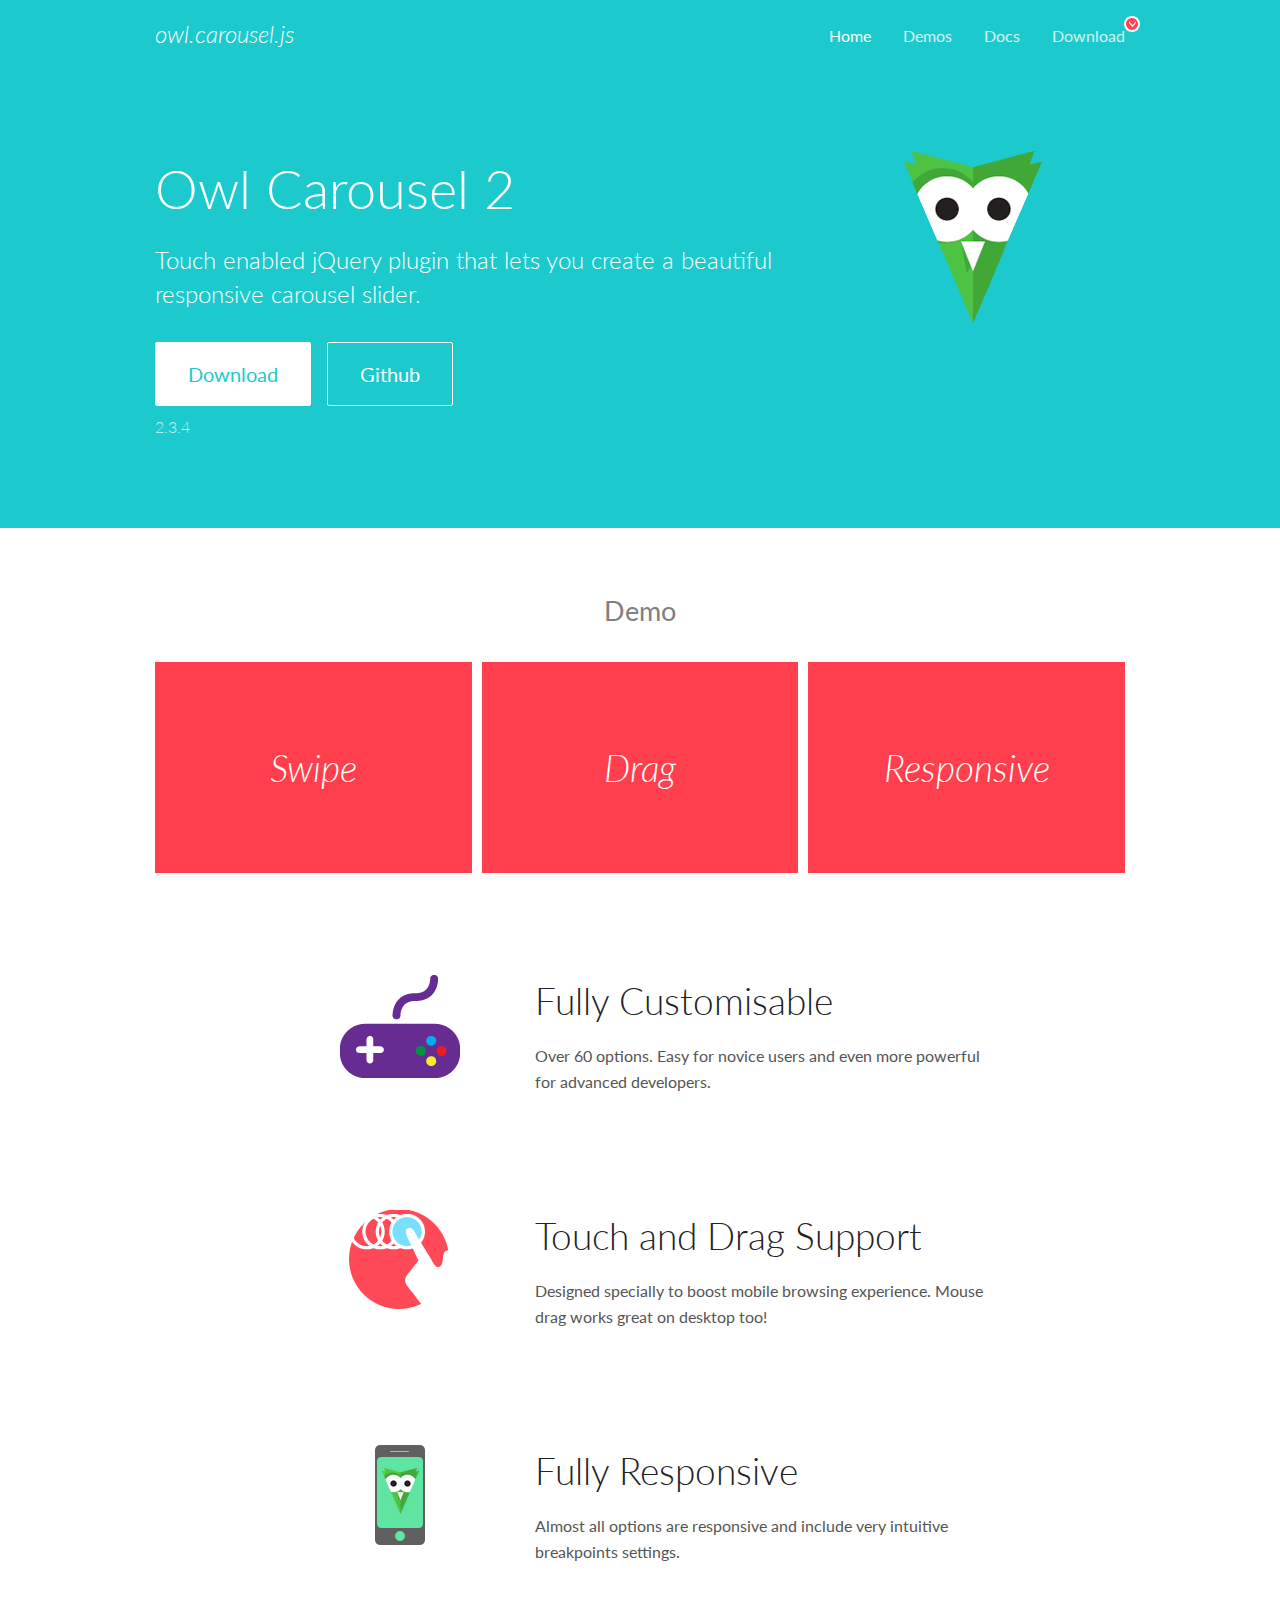
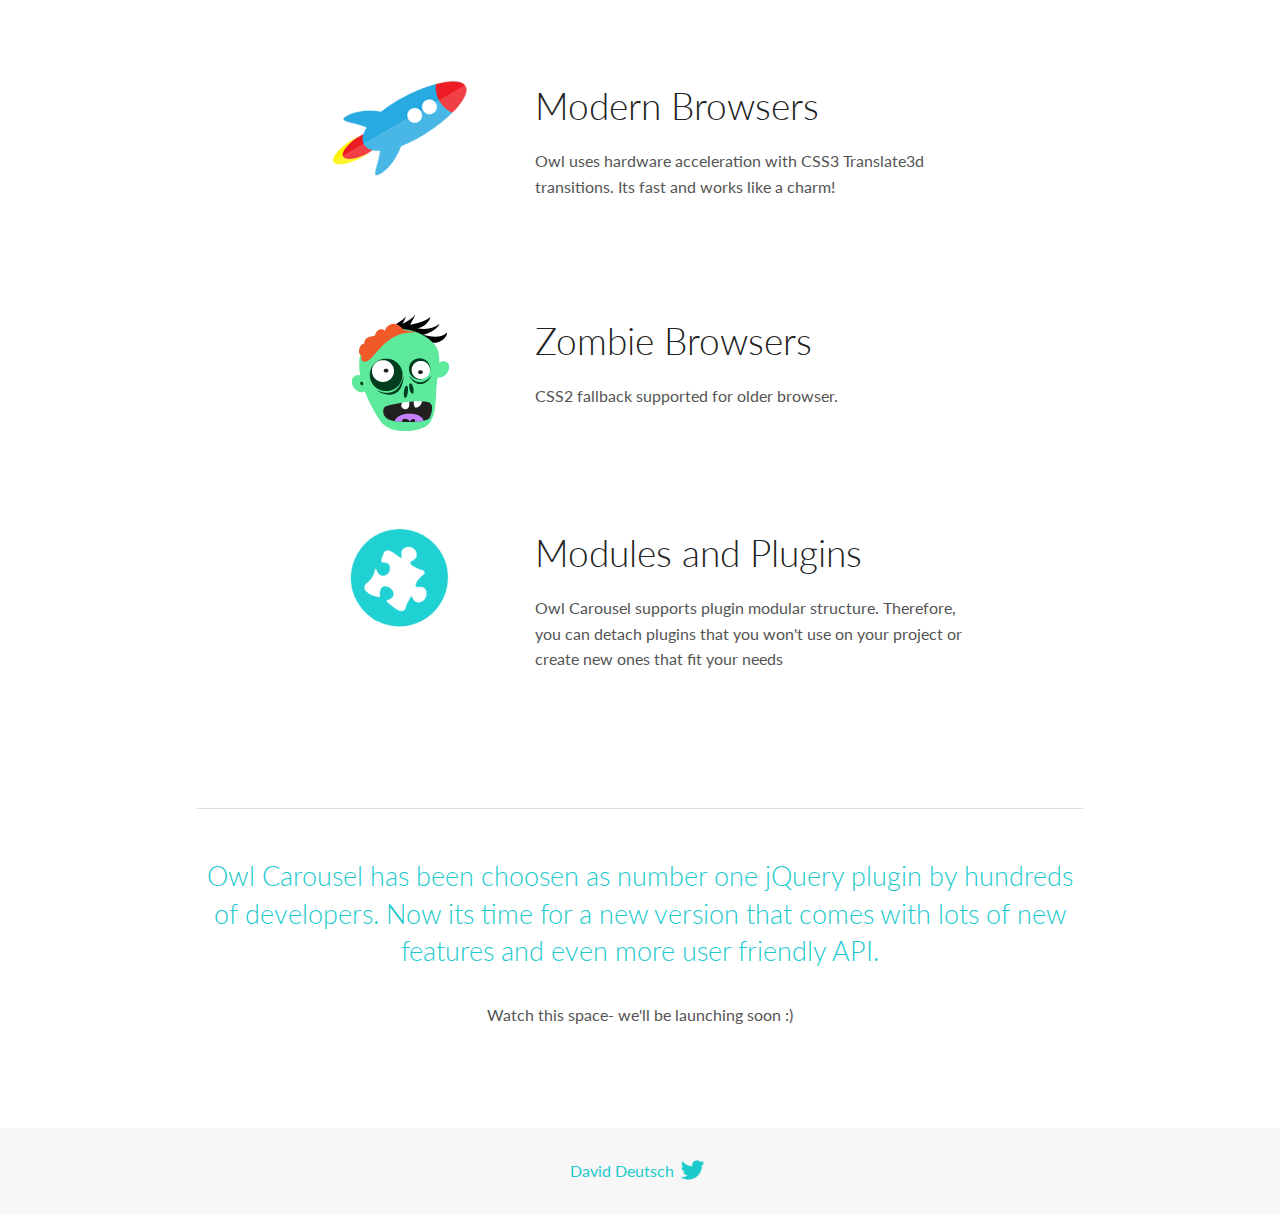
<file: pluggins/OwlCarousel2-2.3.4/OwlCarousel2-2.3.4/docs/index.html>
<!DOCTYPE html>
<html lang="en">
  <head>

    <!-- head -->
    <meta charset="utf-8">
    <meta name="msapplication-tap-highlight" content="no" />
    <meta name="viewport" content="width=device-width, initial-scale=1.0" />
    <meta name="description" content="Touch enabled jQuery plugin that lets you create beautiful responsive carousel slider.">
    <meta name="author" content="David Deutsch">
    <title>
      Home | Owl Carousel | 2.3.4
    </title>

    <!-- Stylesheets -->
    <link href='https://fonts.googleapis.com/css?family=Lato:300,400,700,400italic,300italic' rel='stylesheet' type='text/css'>
    <link rel="stylesheet" href="assets/css/docs.theme.min.css">

    <!-- Owl Stylesheets -->
    <link rel="stylesheet" href="assets/owlcarousel/assets/owl.carousel.min.css">
    <link rel="stylesheet" href="assets/owlcarousel/assets/owl.theme.default.min.css">

    <!-- HTML5 shim and Respond.js IE8 support of HTML5 elements and media queries -->

    <!--[if lt IE 9]>
      <script src="https://oss.maxcdn.com/libs/html5shiv/3.7.0/html5shiv.js"></script>
      <script src="https://oss.maxcdn.com/libs/respond.js/1.3.0/respond.min.js"></script>
    <![endif]-->

    <!-- Favicons -->
    <link rel="apple-touch-icon-precomposed" sizes="144x144" href="assets/ico/apple-touch-icon-144-precomposed.png">
    <link rel="shortcut icon" href="assets/ico/favicon.png">
    <link rel="shortcut icon" href="favicon.ico">

    <!-- Yeah i know js should not be in header. Its required for demos.-->

    <!-- javascript -->
    <script src="assets/vendors/jquery.min.js"></script>
    <script src="assets/owlcarousel/owl.carousel.js"></script>
  </head>
  <body>

    <!-- header -->
    <header class="header">
      <div class="row">
        <div class="large-12 columns">
          <div class="brand left">
            <h3>
              <a href="/OwlCarousel2/">owl.carousel.js</a> 
            </h3>
          </div>
          <a id="toggle-nav" class="right">
            <span></span> <span></span> <span></span> 
          </a> 
          <div class="nav-bar">
            <ul class="clearfix">
              <li class="active">
                <a href="/OwlCarousel2/index.html">Home</a> 
              </li>
              <li> <a href="/OwlCarousel2/demos/demos.html">Demos</a>  </li>
              <li> <a href="/OwlCarousel2/docs/started-welcome.html">Docs</a>  </li>
              <li>
                <a href="https://github.com/OwlCarousel2/OwlCarousel2/archive/2.3.4.zip">Download</a> 
                <span class="download"></span> 
              </li>
            </ul>
          </div>
        </div>
      </div>
    </header>

    <!-- home panel -->
    <section id="hero">
      <div class="row">
        <div class="large-8 medium-8 columns">
          <h1>Owl Carousel 2</h1>
          <h4>Touch enabled jQuery plugin that lets you create a beautiful responsive carousel slider.</h4>
          <a href="https://github.com/OwlCarousel2/OwlCarousel2/archive/2.3.4.zip" class="hero-button">Download</a> 
          <a href="https://github.com/OwlCarousel2/OwlCarousel2" class="hero-button outline">Github</a> 
          <p>2.3.4</p>
        </div>
        <div class="large-4 medium-4 columns">
          <img class="owl-logo" src="assets/img/owl-logo.png" alt="mr. Owl">
        </div>
      </div>
    </section>

    <!-- body -->
    <div class="home-demo">
      <div class="row">
        <div class="large-12 columns">
          <h3>Demo</h3>
          <div class="owl-carousel">
            <div class="item">
              <h2>Swipe</h2>
            </div>
            <div class="item">
              <h2>Drag</h2>
            </div>
            <div class="item">
              <h2>Responsive</h2>
            </div>
            <div class="item">
              <h2>CSS3</h2>
            </div>
            <div class="item">
              <h2>Fast</h2>
            </div>
            <div class="item">
              <h2>Easy</h2>
            </div>
            <div class="item">
              <h2>Free</h2>
            </div>
            <div class="item">
              <h2>Upgradable</h2>
            </div>
            <div class="item">
              <h2>Tons of options</h2>
            </div>
            <div class="item">
              <h2>Infinity</h2>
            </div>
            <div class="item">
              <h2>Auto Width</h2>
            </div>
          </div>
        </div>
      </div>
    </div>
    <script>
      var owl = $('.owl-carousel');
      owl.owlCarousel({
        margin: 10,
        loop: true,
        responsive: {
          0: {
            items: 1
          },
          600: {
            items: 2
          },
          1000: {
            items: 3
          }
        }
      })
    </script>

    <!-- features -->
    <div id="features">
      <div class="row">
        <div class="small-12 medium-9 small-centered columns">
          <section class="row feature">
            <div class="medium-4 small-12 columns">
              <img src="assets/img/feature-options.png" alt="">
            </div>
            <div class="medium-8 small-12 columns">
              <h2>Fully Customisable</h2>
              <p>Over 60 options. Easy for novice users and even more powerful for advanced developers.</p>
            </div>
          </section>
          <section class="row feature">
            <div class="medium-4 small-12 columns">
              <img src="assets/img/feature-drag.png" alt="">
            </div>
            <div class="medium-8 small-12 columns">
              <h2>Touch and Drag Support</h2>
              <p>Designed specially to boost mobile browsing experience. Mouse drag works great on desktop too!</p>
            </div>
          </section>
          <section class="row feature">
            <div class="medium-4 small-12 columns">
              <img src="assets/img/feature-responsive.png" alt="">
            </div>
            <div class="medium-8 small-12 columns">
              <h2>Fully Responsive</h2>
              <p>Almost all options are responsive and include very intuitive breakpoints settings.</p>
            </div>
          </section>
          <section class="row feature">
            <div class="medium-4 small-12 columns">
              <img src="assets/img/feature-modern.png" alt="">
            </div>
            <div class="medium-8 small-12 columns">
              <h2>Modern Browsers</h2>
              <p>Owl uses hardware acceleration with CSS3 Translate3d transitions. Its fast and works like a charm! </p>
            </div>
          </section>
          <section class="row feature">
            <div class="medium-4 small-12 columns">
              <img src="assets/img/feature-zombie.png" alt="">
            </div>
            <div class="medium-8 small-12 columns">
              <h2>Zombie Browsers</h2>
              <p>CSS2 fallback supported for older browser.</p>
            </div>
          </section>
          <section class="row feature">
            <div class="medium-4 small-12 columns">
              <img src="assets/img/feature-module.png" alt="">
            </div>
            <div class="medium-8 small-12 columns">
              <h2>Modules and Plugins</h2>
              <p>Owl Carousel supports plugin modular structure. Therefore, you can detach plugins that you won&#x27;t use on your project or create new ones that fit your needs</p>
            </div>
          </section>
        </div>
      </div>
    </div>

    <!-- footer -->
    <section id="teaser-text">
      <div class="row">
        <div class="small-12 medium-11 small-centered columns">
          <hr>
          <h3 id="owl-carousel-has-been-choosen-as-number-one-jquery-plugin-by-hundreds-of-developers-now-its-time-for-a-new-version-that-comes-with-lots-of-new-features-and-even-more-user-friendly-api-">Owl Carousel has been choosen as number one jQuery plugin by hundreds of developers. Now its time for a new version that comes with lots of new features and even more user friendly API.</h3>
          <p>Watch this space- we&#39;ll be launching soon :)</p>
        </div>
      </div>
    </section>

    <!-- footer -->
    <footer class="footer">
      <div class="row">
        <div class="large-12 columns">
          <h5>
            <a href="/OwlCarousel2/docs/support-contact.html">David Deutsch</a> 
            <a id="custom-tweet-button" href="https://twitter.com/share?url=https://github.com/OwlCarousel2/OwlCarousel2&text=Owl Carousel - This is so awesome! " target="_blank"></a> 
          </h5>
        </div>
      </div>
    </footer>

    <!-- vendors -->
    <script src="assets/vendors/highlight.js"></script>
    <script src="assets/js/app.js"></script>
  </body>
</html>
</file>
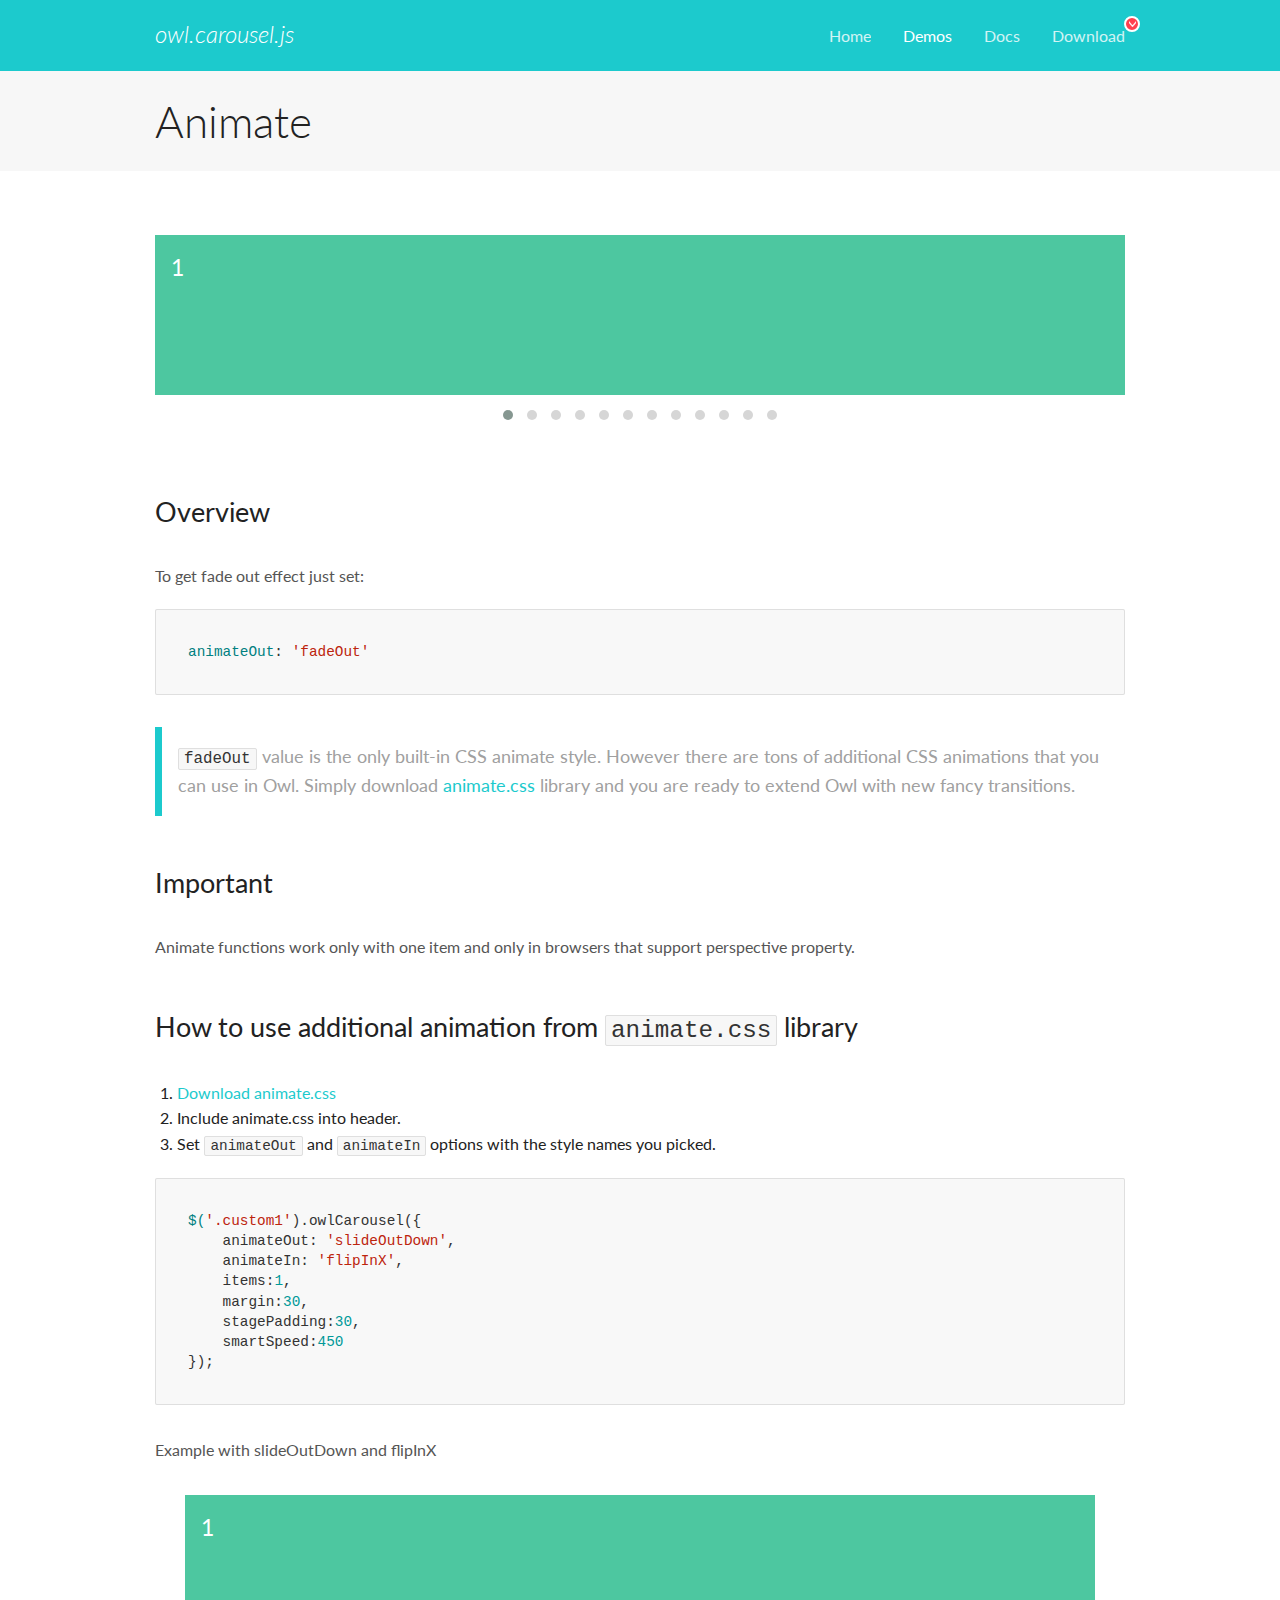
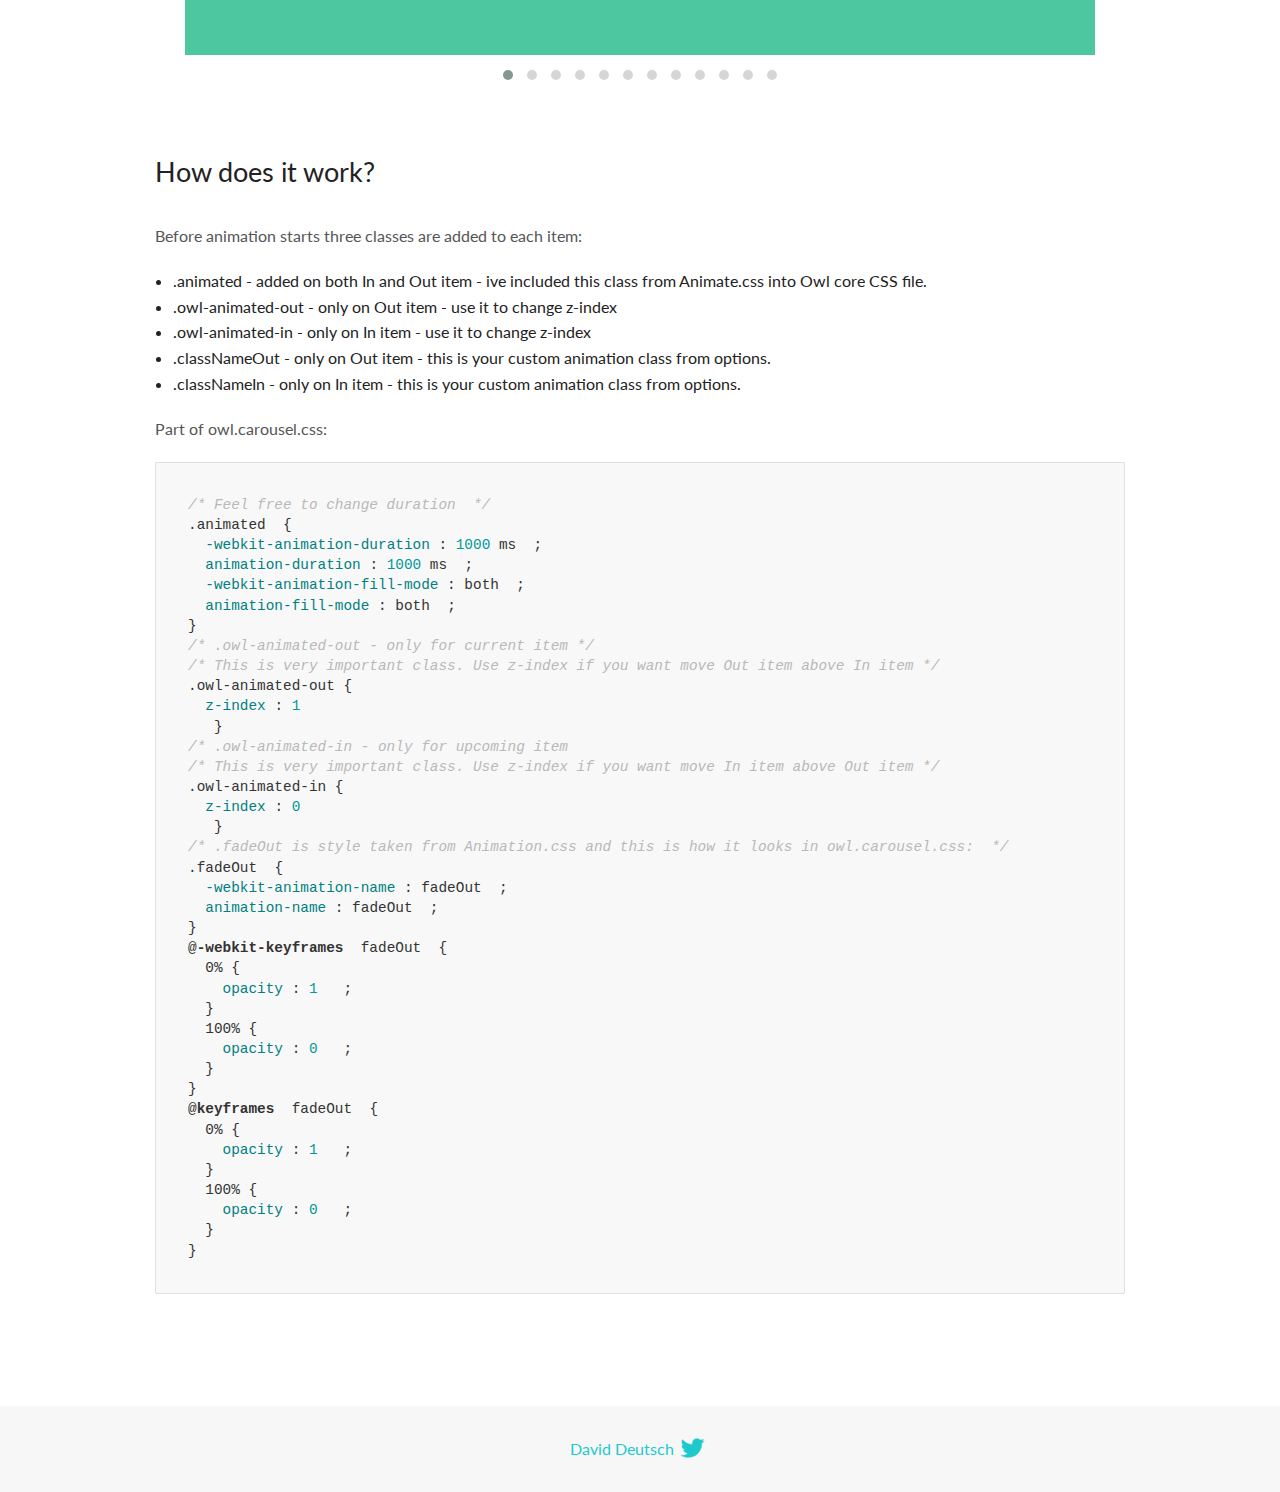
<file: pluggins/OwlCarousel2-2.3.4/OwlCarousel2-2.3.4/docs/demos/animate.html>
<!DOCTYPE html>
<html lang="en">
  <head>

    <!-- head -->
    <meta charset="utf-8">
    <meta name="msapplication-tap-highlight" content="no" />
    <meta name="viewport" content="width=device-width, initial-scale=1.0" />
    <meta name="description" content="Animate carousel">
    <meta name="author" content="David Deutsch">
    <title>
      Animate Demo | Owl Carousel | 2.3.4
    </title>

    <!-- Stylesheets -->
    <link href='https://fonts.googleapis.com/css?family=Lato:300,400,700,400italic,300italic' rel='stylesheet' type='text/css'>
    <link rel="stylesheet" href="../assets/css/docs.theme.min.css">

    <!-- Owl Stylesheets -->
    <link rel="stylesheet" href="../assets/owlcarousel/assets/owl.carousel.min.css">
    <link rel="stylesheet" href="../assets/owlcarousel/assets/owl.theme.default.min.css">

    <!-- HTML5 shim and Respond.js IE8 support of HTML5 elements and media queries -->

    <!--[if lt IE 9]>
      <script src="https://oss.maxcdn.com/libs/html5shiv/3.7.0/html5shiv.js"></script>
      <script src="https://oss.maxcdn.com/libs/respond.js/1.3.0/respond.min.js"></script>
    <![endif]-->

    <!-- Favicons -->
    <link rel="apple-touch-icon-precomposed" sizes="144x144" href="../assets/ico/apple-touch-icon-144-precomposed.png">
    <link rel="shortcut icon" href="../assets/ico/favicon.png">
    <link rel="shortcut icon" href="favicon.ico">

    <!-- Yeah i know js should not be in header. Its required for demos.-->

    <!-- javascript -->
    <script src="../assets/vendors/jquery.min.js"></script>
    <script src="../assets/owlcarousel/owl.carousel.js"></script>
  </head>
  <body>

    <!-- header -->
    <header class="header">
      <div class="row">
        <div class="large-12 columns">
          <div class="brand left">
            <h3>
              <a href="/OwlCarousel2/">owl.carousel.js</a> 
            </h3>
          </div>
          <a id="toggle-nav" class="right">
            <span></span> <span></span> <span></span> 
          </a> 
          <div class="nav-bar">
            <ul class="clearfix">
              <li> <a href="/OwlCarousel2/index.html">Home</a>  </li>
              <li class="active">
                <a href="/OwlCarousel2/demos/demos.html">Demos</a> 
              </li>
              <li> <a href="/OwlCarousel2/docs/started-welcome.html">Docs</a>  </li>
              <li>
                <a href="https://github.com/OwlCarousel2/OwlCarousel2/archive/2.3.4.zip">Download</a> 
                <span class="download"></span> 
              </li>
            </ul>
          </div>
        </div>
      </div>
    </header>

    <!-- title -->
    <section class="title">
      <div class="row">
        <div class="large-12 columns">
          <h1>Animate</h1>
        </div>
      </div>
    </section>

    <!--  Demos -->
    <section id="demos">
      <div class="row">
        <div class="large-12 columns">
          <div class="fadeOut owl-carousel owl-theme">
            <div class="item">
              <h4>1</h4>
            </div>
            <div class="item">
              <h4>2</h4>
            </div>
            <div class="item">
              <h4>3</h4>
            </div>
            <div class="item">
              <h4>4</h4>
            </div>
            <div class="item">
              <h4>5</h4>
            </div>
            <div class="item">
              <h4>6</h4>
            </div>
            <div class="item">
              <h4>7</h4>
            </div>
            <div class="item">
              <h4>8</h4>
            </div>
            <div class="item">
              <h4>9</h4>
            </div>
            <div class="item">
              <h4>10</h4>
            </div>
            <div class="item">
              <h4>11</h4>
            </div>
            <div class="item">
              <h4>12</h4>
            </div>
          </div>
          <h3 id="overview">Overview</h3>
          <p>To get fade out effect just set:</p>
          <pre><code>animateOut: &#39;fadeOut&#39;</code></pre>
          <blockquote>
            <p><code>fadeOut</code> value is the only built-in CSS animate style. However there are tons of additional CSS animations that you can use in Owl. Simply download
              <a href="https://daneden.github.io/animate.css/">animate.css</a>  library and you are ready to extend Owl with new fancy transitions.</p>
          </blockquote>
          <h3 id="important">Important</h3>
          <p>Animate functions work only with one item and only in browsers that support perspective property.</p>
          <h3 id="how-to-use-additional-animation-from-animate-css-library">How to use additional animation from <code>animate.css</code> library</h3>
          <ol>
            <li> <a href="https://daneden.github.io/animate.css/">Download animate.css</a>  </li>
            <li>Include animate.css into header.</li>
            <li>Set <code>animateOut</code> and <code>animateIn</code> options with the style names you picked.</li>
          </ol>
          <pre><code>$(&#39;.custom1&#39;).owlCarousel({
    animateOut: &#39;slideOutDown&#39;,
    animateIn: &#39;flipInX&#39;,
    items:1,
    margin:30,
    stagePadding:30,
    smartSpeed:450
});</code></pre>
          <p>Example with slideOutDown and flipInX</p>
          <div class="custom1 owl-carousel owl-theme">
            <div class="item">
              <h4>1</h4>
            </div>
            <div class="item">
              <h4>2</h4>
            </div>
            <div class="item">
              <h4>3</h4>
            </div>
            <div class="item">
              <h4>4</h4>
            </div>
            <div class="item">
              <h4>5</h4>
            </div>
            <div class="item">
              <h4>6</h4>
            </div>
            <div class="item">
              <h4>7</h4>
            </div>
            <div class="item">
              <h4>8</h4>
            </div>
            <div class="item">
              <h4>9</h4>
            </div>
            <div class="item">
              <h4>10</h4>
            </div>
            <div class="item">
              <h4>11</h4>
            </div>
            <div class="item">
              <h4>12</h4>
            </div>
          </div>
          <h3 id="how-does-it-work-">How does it work?</h3>
          <p>Before animation starts three classes are added to each item:</p>
          <ul>
            <li>.animated - added on both In and Out item - ive included this class from Animate.css into Owl core CSS file.</li>
            <li>.owl-animated-out - only on Out item - use it to change z-index</li>
            <li>.owl-animated-in - only on In item - use it to change z-index</li>
            <li>.classNameOut - only on Out item - this is your custom animation class from options.</li>
            <li>.classNameIn - only on In item - this is your custom animation class from options.</li>
          </ul>
          <p>Part of owl.carousel.css:</p>
          <pre><code class="language-css"><span class="comment">/* Feel free to change duration  */</span> 
<span class="class">.animated</span>  <span class="rules">{
  <span class="rule"><span class="attribute">-webkit-animation-duration</span> :<span class="value"> <span class="number">1000</span> ms</span> </span> ;
  <span class="rule"><span class="attribute">animation-duration</span> :<span class="value"> <span class="number">1000</span> ms</span> </span> ;
  <span class="rule"><span class="attribute">-webkit-animation-fill-mode</span> :<span class="value"> both</span> </span> ;
  <span class="rule"><span class="attribute">animation-fill-mode</span> :<span class="value"> both</span> </span> ;
<span class="rule">}</span> </span> 
<span class="comment">/* .owl-animated-out - only for current item */</span> 
<span class="comment">/* This is very important class. Use z-index if you want move Out item above In item */</span> 
<span class="class">.owl-animated-out</span> <span class="rules">{
  <span class="rule"><span class="attribute">z-index</span> :<span class="value"> <span class="number">1</span> 
</span> </span> </span> }
<span class="comment">/* .owl-animated-in - only for upcoming item
/* This is very important class. Use z-index if you want move In item above Out item */</span> 
<span class="class">.owl-animated-in</span> <span class="rules">{
  <span class="rule"><span class="attribute">z-index</span> :<span class="value"> <span class="number">0</span> 
</span> </span> </span> }
<span class="comment">/* .fadeOut is style taken from Animation.css and this is how it looks in owl.carousel.css:  */</span> 
<span class="class">.fadeOut</span>  <span class="rules">{
  <span class="rule"><span class="attribute">-webkit-animation-name</span> :<span class="value"> fadeOut</span> </span> ;
  <span class="rule"><span class="attribute">animation-name</span> :<span class="value"> fadeOut</span> </span> ;
<span class="rule">}</span> </span> 
<span class="at_rule">@<span class="keyword">-webkit-keyframes</span>  fadeOut </span> {
  0% <span class="rules">{
    <span class="rule"><span class="attribute">opacity</span> :<span class="value"> <span class="number">1</span> </span> </span> ;
  <span class="rule">}</span> </span> 
  100% <span class="rules">{
    <span class="rule"><span class="attribute">opacity</span> :<span class="value"> <span class="number">0</span> </span> </span> ;
  <span class="rule">}</span> </span> 
}
<span class="at_rule">@<span class="keyword">keyframes</span>  fadeOut </span> {
  0% <span class="rules">{
    <span class="rule"><span class="attribute">opacity</span> :<span class="value"> <span class="number">1</span> </span> </span> ;
  <span class="rule">}</span> </span> 
  100% <span class="rules">{
    <span class="rule"><span class="attribute">opacity</span> :<span class="value"> <span class="number">0</span> </span> </span> ;
  <span class="rule">}</span> </span> 
}</code></pre>
          <link rel="stylesheet" href="../assets/css/animate.css">
          <script>
            jQuery(document).ready(function($) {
              $('.fadeOut').owlCarousel({
                items: 1,
                animateOut: 'fadeOut',
                loop: true,
                margin: 10,
              });
              $('.custom1').owlCarousel({
                animateOut: 'slideOutDown',
                animateIn: 'flipInX',
                items: 1,
                margin: 30,
                stagePadding: 30,
                smartSpeed: 450
              });
            });
          </script>
        </div>
      </div>
    </section>

    <!-- footer -->
    <footer class="footer">
      <div class="row">
        <div class="large-12 columns">
          <h5>
            <a href="/OwlCarousel2/docs/support-contact.html">David Deutsch</a> 
            <a id="custom-tweet-button" href="https://twitter.com/share?url=https://github.com/OwlCarousel2/OwlCarousel2&text=Owl Carousel - This is so awesome! " target="_blank"></a> 
          </h5>
        </div>
      </div>
    </footer>

    <!-- vendors -->
    <script src="../assets/vendors/highlight.js"></script>
    <script src="../assets/js/app.js"></script>
  </body>
</html>
</file>
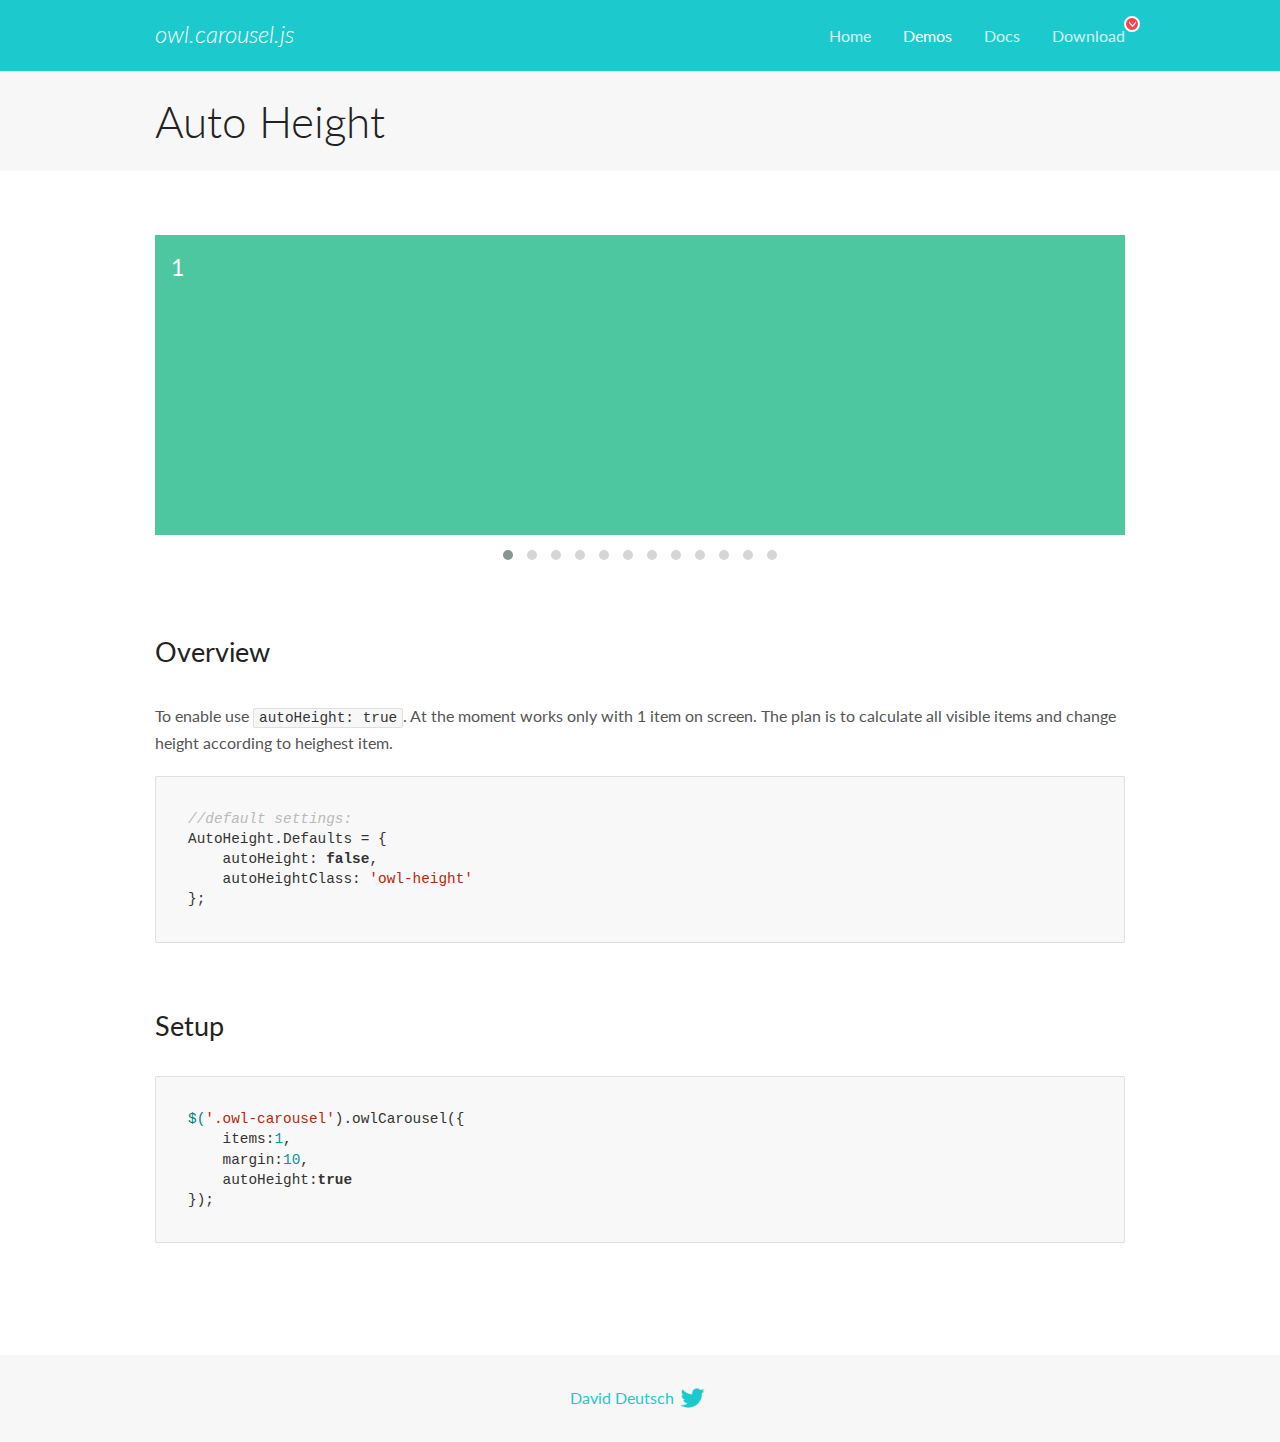
<file: pluggins/OwlCarousel2-2.3.4/OwlCarousel2-2.3.4/docs/demos/autoheight.html>
<!DOCTYPE html>
<html lang="en">
  <head>

    <!-- head -->
    <meta charset="utf-8">
    <meta name="msapplication-tap-highlight" content="no" />
    <meta name="viewport" content="width=device-width, initial-scale=1.0" />
    <meta name="description" content="autoHeight usage demo">
    <meta name="author" content="David Deutsch">
    <title>
      Auto Height Demo | Owl Carousel | 2.3.4
    </title>

    <!-- Stylesheets -->
    <link href='https://fonts.googleapis.com/css?family=Lato:300,400,700,400italic,300italic' rel='stylesheet' type='text/css'>
    <link rel="stylesheet" href="../assets/css/docs.theme.min.css">

    <!-- Owl Stylesheets -->
    <link rel="stylesheet" href="../assets/owlcarousel/assets/owl.carousel.min.css">
    <link rel="stylesheet" href="../assets/owlcarousel/assets/owl.theme.default.min.css">

    <!-- HTML5 shim and Respond.js IE8 support of HTML5 elements and media queries -->

    <!--[if lt IE 9]>
      <script src="https://oss.maxcdn.com/libs/html5shiv/3.7.0/html5shiv.js"></script>
      <script src="https://oss.maxcdn.com/libs/respond.js/1.3.0/respond.min.js"></script>
    <![endif]-->

    <!-- Favicons -->
    <link rel="apple-touch-icon-precomposed" sizes="144x144" href="../assets/ico/apple-touch-icon-144-precomposed.png">
    <link rel="shortcut icon" href="../assets/ico/favicon.png">
    <link rel="shortcut icon" href="favicon.ico">

    <!-- Yeah i know js should not be in header. Its required for demos.-->

    <!-- javascript -->
    <script src="../assets/vendors/jquery.min.js"></script>
    <script src="../assets/owlcarousel/owl.carousel.js"></script>
  </head>
  <body>

    <!-- header -->
    <header class="header">
      <div class="row">
        <div class="large-12 columns">
          <div class="brand left">
            <h3>
              <a href="/OwlCarousel2/">owl.carousel.js</a> 
            </h3>
          </div>
          <a id="toggle-nav" class="right">
            <span></span> <span></span> <span></span> 
          </a> 
          <div class="nav-bar">
            <ul class="clearfix">
              <li> <a href="/OwlCarousel2/index.html">Home</a>  </li>
              <li class="active">
                <a href="/OwlCarousel2/demos/demos.html">Demos</a> 
              </li>
              <li> <a href="/OwlCarousel2/docs/started-welcome.html">Docs</a>  </li>
              <li>
                <a href="https://github.com/OwlCarousel2/OwlCarousel2/archive/2.3.4.zip">Download</a> 
                <span class="download"></span> 
              </li>
            </ul>
          </div>
        </div>
      </div>
    </header>

    <!-- title -->
    <section class="title">
      <div class="row">
        <div class="large-12 columns">
          <h1>Auto Height</h1>
        </div>
      </div>
    </section>

    <!--  Demos -->
    <section id="demos">
      <div class="row">
        <div class="large-12 columns">
          <div class="owl-carousel owl-theme">
            <div class="item" style="height:300px">
              <h4>1</h4>
            </div>
            <div class="item" style="height:100px">
              <h4>2</h4>
            </div>
            <div class="item" style="height:500px">
              <h4>3</h4>
            </div>
            <div class="item" style="height:250px">
              <h4>4</h4>
            </div>
            <div class="item" style="height:400px">
              <h4>5</h4>
            </div>
            <div class="item" style="height:500px">
              <h4>6</h4>
            </div>
            <div class="item" style="height:600px">
              <h4>7</h4>
            </div>
            <div class="item" style="height:400px">
              <h4>8</h4>
            </div>
            <div class="item" style="height:300px">
              <h4>9</h4>
            </div>
            <div class="item" style="height:350px">
              <h4>10</h4>
            </div>
            <div class="item" style="height:200px">
              <h4>11</h4>
            </div>
            <div class="item" style="height:150px">
              <h4>12</h4>
            </div>
          </div>
          <h3 id="overview">Overview</h3>
          <p>To enable use <code>autoHeight: true</code>. At the moment works only with 1 item on screen. The plan is to calculate all visible items and change height according to heighest item.</p>
          <pre><code>//default settings:
AutoHeight.Defaults = {
    autoHeight: false,
    autoHeightClass: &#39;owl-height&#39;
};</code></pre>
          <h3 id="setup">Setup</h3>
          <pre><code>$(&#39;.owl-carousel&#39;).owlCarousel({
    items:1,
    margin:10,
    autoHeight:true
});</code></pre>
          <script>
            $(document).ready(function() {
              $('.owl-carousel').owlCarousel({
                items: 1,
                margin: 10,
                autoHeight: true
              });
            })
          </script>
        </div>
      </div>
    </section>

    <!-- footer -->
    <footer class="footer">
      <div class="row">
        <div class="large-12 columns">
          <h5>
            <a href="/OwlCarousel2/docs/support-contact.html">David Deutsch</a> 
            <a id="custom-tweet-button" href="https://twitter.com/share?url=https://github.com/OwlCarousel2/OwlCarousel2&text=Owl Carousel - This is so awesome! " target="_blank"></a> 
          </h5>
        </div>
      </div>
    </footer>

    <!-- vendors -->
    <script src="../assets/vendors/highlight.js"></script>
    <script src="../assets/js/app.js"></script>
  </body>
</html>
</file>
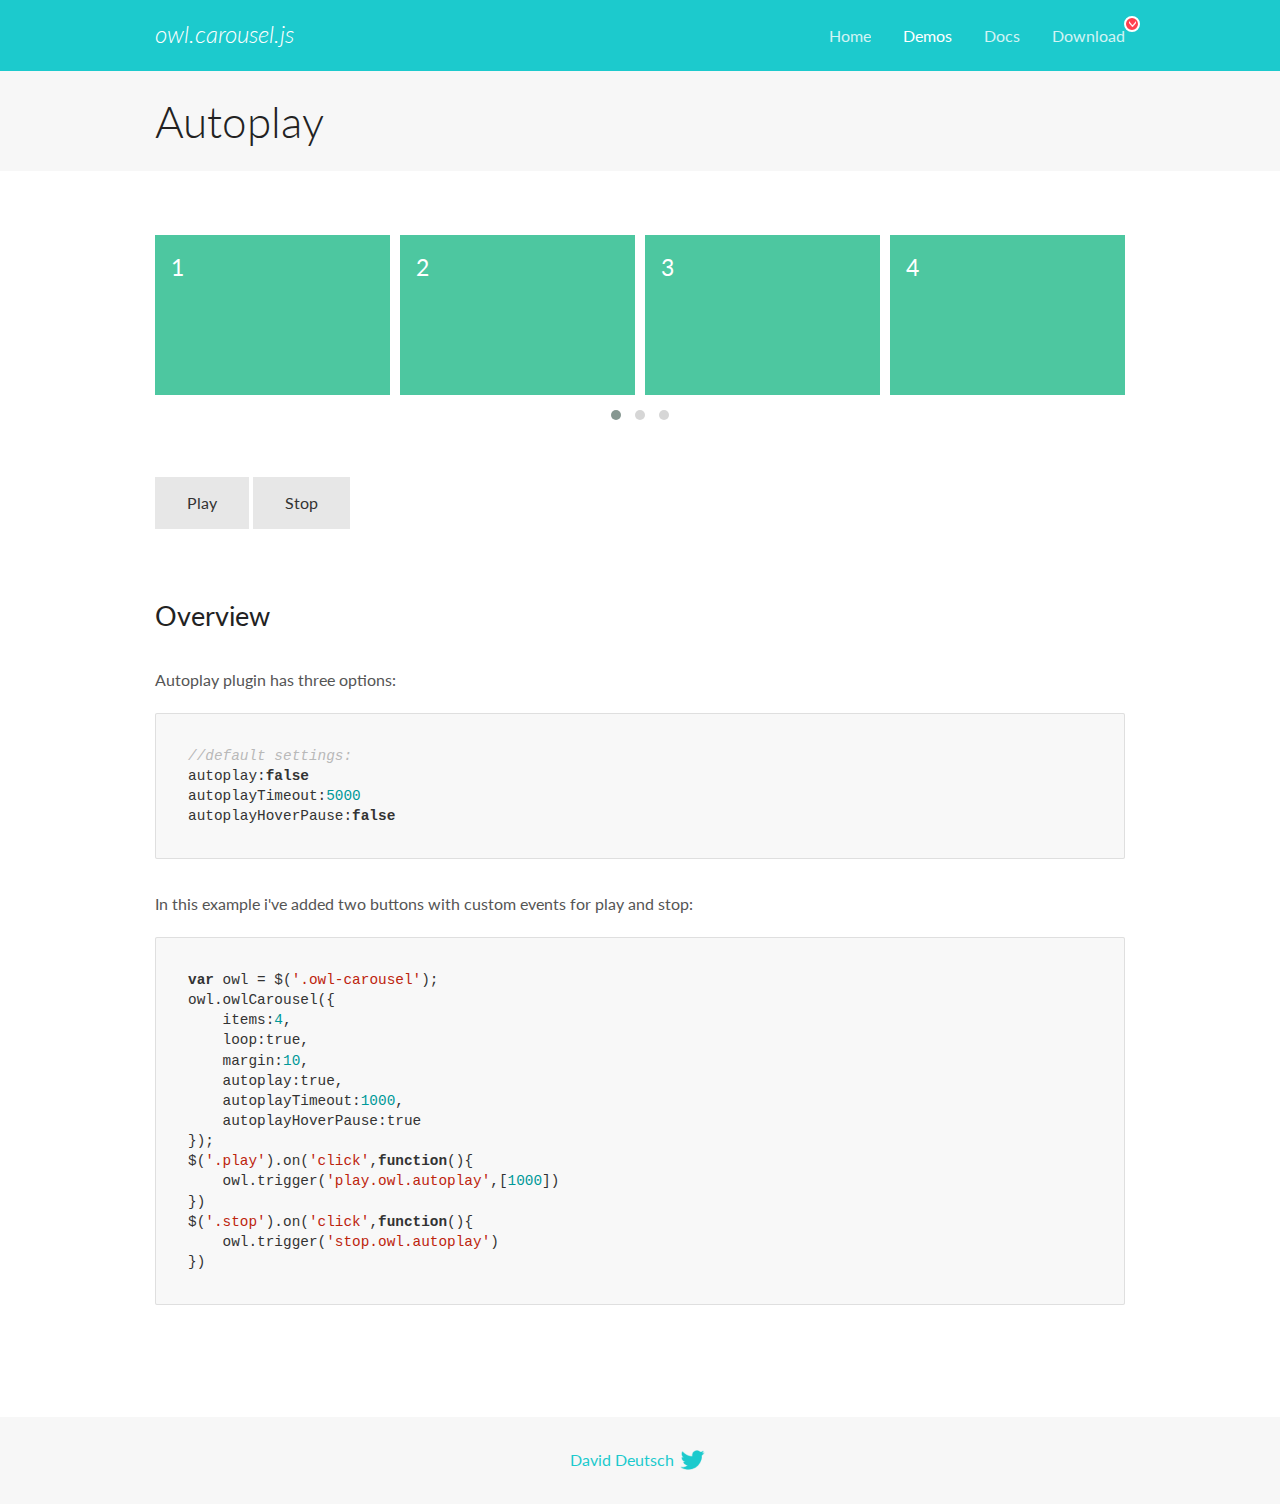
<file: pluggins/OwlCarousel2-2.3.4/OwlCarousel2-2.3.4/docs/demos/autoplay.html>
<!DOCTYPE html>
<html lang="en">
  <head>

    <!-- head -->
    <meta charset="utf-8">
    <meta name="msapplication-tap-highlight" content="no" />
    <meta name="viewport" content="width=device-width, initial-scale=1.0" />
    <meta name="description" content="Autoplay usage demo">
    <meta name="author" content="David Deutsch">
    <title>
      Autoplay Demo | Owl Carousel | 2.3.4
    </title>

    <!-- Stylesheets -->
    <link href='https://fonts.googleapis.com/css?family=Lato:300,400,700,400italic,300italic' rel='stylesheet' type='text/css'>
    <link rel="stylesheet" href="../assets/css/docs.theme.min.css">

    <!-- Owl Stylesheets -->
    <link rel="stylesheet" href="../assets/owlcarousel/assets/owl.carousel.min.css">
    <link rel="stylesheet" href="../assets/owlcarousel/assets/owl.theme.default.min.css">

    <!-- HTML5 shim and Respond.js IE8 support of HTML5 elements and media queries -->

    <!--[if lt IE 9]>
      <script src="https://oss.maxcdn.com/libs/html5shiv/3.7.0/html5shiv.js"></script>
      <script src="https://oss.maxcdn.com/libs/respond.js/1.3.0/respond.min.js"></script>
    <![endif]-->

    <!-- Favicons -->
    <link rel="apple-touch-icon-precomposed" sizes="144x144" href="../assets/ico/apple-touch-icon-144-precomposed.png">
    <link rel="shortcut icon" href="../assets/ico/favicon.png">
    <link rel="shortcut icon" href="favicon.ico">

    <!-- Yeah i know js should not be in header. Its required for demos.-->

    <!-- javascript -->
    <script src="../assets/vendors/jquery.min.js"></script>
    <script src="../assets/owlcarousel/owl.carousel.js"></script>
  </head>
  <body>

    <!-- header -->
    <header class="header">
      <div class="row">
        <div class="large-12 columns">
          <div class="brand left">
            <h3>
              <a href="/OwlCarousel2/">owl.carousel.js</a> 
            </h3>
          </div>
          <a id="toggle-nav" class="right">
            <span></span> <span></span> <span></span> 
          </a> 
          <div class="nav-bar">
            <ul class="clearfix">
              <li> <a href="/OwlCarousel2/index.html">Home</a>  </li>
              <li class="active">
                <a href="/OwlCarousel2/demos/demos.html">Demos</a> 
              </li>
              <li> <a href="/OwlCarousel2/docs/started-welcome.html">Docs</a>  </li>
              <li>
                <a href="https://github.com/OwlCarousel2/OwlCarousel2/archive/2.3.4.zip">Download</a> 
                <span class="download"></span> 
              </li>
            </ul>
          </div>
        </div>
      </div>
    </header>

    <!-- title -->
    <section class="title">
      <div class="row">
        <div class="large-12 columns">
          <h1>Autoplay</h1>
        </div>
      </div>
    </section>

    <!--  Demos -->
    <section id="demos">
      <div class="row">
        <div class="large-12 columns">
          <div class="owl-carousel owl-theme">
            <div class="item">
              <h4>1</h4>
            </div>
            <div class="item">
              <h4>2</h4>
            </div>
            <div class="item">
              <h4>3</h4>
            </div>
            <div class="item">
              <h4>4</h4>
            </div>
            <div class="item">
              <h4>5</h4>
            </div>
            <div class="item">
              <h4>6</h4>
            </div>
            <div class="item">
              <h4>7</h4>
            </div>
            <div class="item">
              <h4>8</h4>
            </div>
            <div class="item">
              <h4>9</h4>
            </div>
            <div class="item">
              <h4>10</h4>
            </div>
            <div class="item">
              <h4>11</h4>
            </div>
            <div class="item">
              <h4>12</h4>
            </div>
          </div>
          <a class="button secondary play">Play</a> 
          <a class="button secondary stop">Stop</a> 
          <h3 id="overview">Overview</h3>
          <p>Autoplay plugin has three options:</p>
          <pre><code>//default settings:
autoplay:false
autoplayTimeout:5000
autoplayHoverPause:false</code></pre>
          <p>In this example i&#39;ve added two buttons with custom events for play and stop:</p>
          <pre><code>var owl = $(&#39;.owl-carousel&#39;);
owl.owlCarousel({
    items:4,
    loop:true,
    margin:10,
    autoplay:true,
    autoplayTimeout:1000,
    autoplayHoverPause:true
});
$(&#39;.play&#39;).on(&#39;click&#39;,function(){
    owl.trigger(&#39;play.owl.autoplay&#39;,[1000])
})
$(&#39;.stop&#39;).on(&#39;click&#39;,function(){
    owl.trigger(&#39;stop.owl.autoplay&#39;)
})</code></pre>
          <script>
            $(document).ready(function() {
              var owl = $('.owl-carousel');
              owl.owlCarousel({
                items: 4,
                loop: true,
                margin: 10,
                autoplay: true,
                autoplayTimeout: 1000,
                autoplayHoverPause: true
              });
              $('.play').on('click', function() {
                owl.trigger('play.owl.autoplay', [1000])
              })
              $('.stop').on('click', function() {
                owl.trigger('stop.owl.autoplay')
              })
            })
          </script>
        </div>
      </div>
    </section>

    <!-- footer -->
    <footer class="footer">
      <div class="row">
        <div class="large-12 columns">
          <h5>
            <a href="/OwlCarousel2/docs/support-contact.html">David Deutsch</a> 
            <a id="custom-tweet-button" href="https://twitter.com/share?url=https://github.com/OwlCarousel2/OwlCarousel2&text=Owl Carousel - This is so awesome! " target="_blank"></a> 
          </h5>
        </div>
      </div>
    </footer>

    <!-- vendors -->
    <script src="../assets/vendors/highlight.js"></script>
    <script src="../assets/js/app.js"></script>
  </body>
</html>
</file>
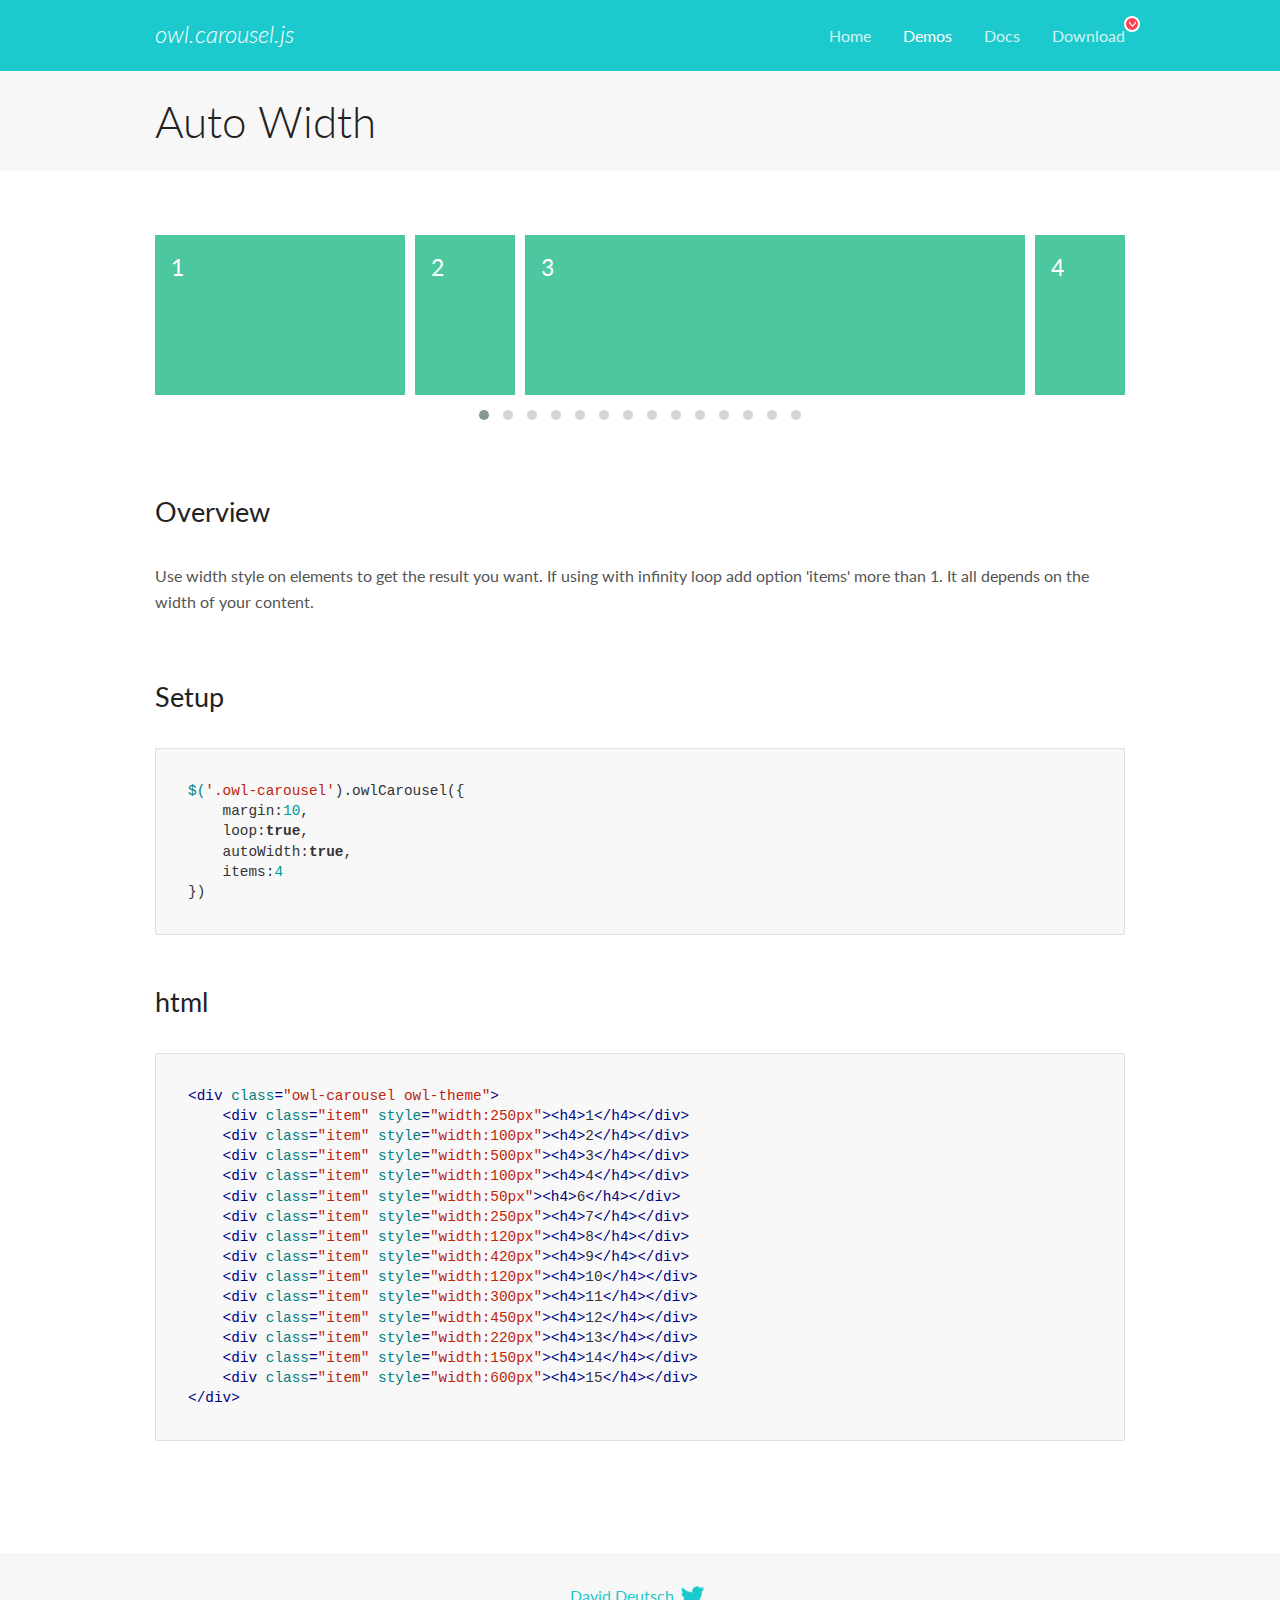
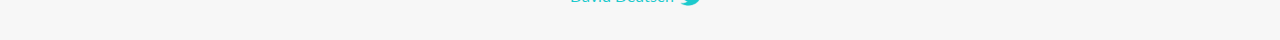
<file: pluggins/OwlCarousel2-2.3.4/OwlCarousel2-2.3.4/docs/demos/autowidth.html>
<!DOCTYPE html>
<html lang="en">
  <head>

    <!-- head -->
    <meta charset="utf-8">
    <meta name="msapplication-tap-highlight" content="no" />
    <meta name="viewport" content="width=device-width, initial-scale=1.0" />
    <meta name="description" content="Auto Width">
    <meta name="author" content="David Deutsch">
    <title>
      Auto Width Demo | Owl Carousel | 2.3.4
    </title>

    <!-- Stylesheets -->
    <link href='https://fonts.googleapis.com/css?family=Lato:300,400,700,400italic,300italic' rel='stylesheet' type='text/css'>
    <link rel="stylesheet" href="../assets/css/docs.theme.min.css">

    <!-- Owl Stylesheets -->
    <link rel="stylesheet" href="../assets/owlcarousel/assets/owl.carousel.min.css">
    <link rel="stylesheet" href="../assets/owlcarousel/assets/owl.theme.default.min.css">

    <!-- HTML5 shim and Respond.js IE8 support of HTML5 elements and media queries -->

    <!--[if lt IE 9]>
      <script src="https://oss.maxcdn.com/libs/html5shiv/3.7.0/html5shiv.js"></script>
      <script src="https://oss.maxcdn.com/libs/respond.js/1.3.0/respond.min.js"></script>
    <![endif]-->

    <!-- Favicons -->
    <link rel="apple-touch-icon-precomposed" sizes="144x144" href="../assets/ico/apple-touch-icon-144-precomposed.png">
    <link rel="shortcut icon" href="../assets/ico/favicon.png">
    <link rel="shortcut icon" href="favicon.ico">

    <!-- Yeah i know js should not be in header. Its required for demos.-->

    <!-- javascript -->
    <script src="../assets/vendors/jquery.min.js"></script>
    <script src="../assets/owlcarousel/owl.carousel.js"></script>
  </head>
  <body>

    <!-- header -->
    <header class="header">
      <div class="row">
        <div class="large-12 columns">
          <div class="brand left">
            <h3>
              <a href="/OwlCarousel2/">owl.carousel.js</a> 
            </h3>
          </div>
          <a id="toggle-nav" class="right">
            <span></span> <span></span> <span></span> 
          </a> 
          <div class="nav-bar">
            <ul class="clearfix">
              <li> <a href="/OwlCarousel2/index.html">Home</a>  </li>
              <li class="active">
                <a href="/OwlCarousel2/demos/demos.html">Demos</a> 
              </li>
              <li> <a href="/OwlCarousel2/docs/started-welcome.html">Docs</a>  </li>
              <li>
                <a href="https://github.com/OwlCarousel2/OwlCarousel2/archive/2.3.4.zip">Download</a> 
                <span class="download"></span> 
              </li>
            </ul>
          </div>
        </div>
      </div>
    </header>

    <!-- title -->
    <section class="title">
      <div class="row">
        <div class="large-12 columns">
          <h1>Auto Width</h1>
        </div>
      </div>
    </section>

    <!--  Demos -->
    <section id="demos">
      <div class="row">
        <div class="large-12 columns">
          <div class="owl-carousel owl-theme">
            <div class="item" style="width:250px">
              <h4>1</h4>
            </div>
            <div class="item" style="width:100px">
              <h4>2</h4>
            </div>
            <div class="item" style="width:500px">
              <h4>3</h4>
            </div>
            <div class="item" style="width:100px">
              <h4>4</h4>
            </div>
            <div class="item" style="width:50px">
              <h4>6</h4>
            </div>
            <div class="item" style="width:250px">
              <h4>7</h4>
            </div>
            <div class="item" style="width:120px">
              <h4>8</h4>
            </div>
            <div class="item" style="width:420px">
              <h4>9</h4>
            </div>
            <div class="item" style="width:120px">
              <h4>10</h4>
            </div>
            <div class="item" style="width:300px">
              <h4>11</h4>
            </div>
            <div class="item" style="width:450px">
              <h4>12</h4>
            </div>
            <div class="item" style="width:220px">
              <h4>13</h4>
            </div>
            <div class="item" style="width:150px">
              <h4>14</h4>
            </div>
            <div class="item" style="width:600px">
              <h4>15</h4>
            </div>
          </div>
          <h3 id="overview">Overview</h3>
          <p>Use width style on elements to get the result you want. If using with infinity loop add option &#39;items&#39; more than 1. It all depends on the width of your content.</p>
          <h3 id="setup">Setup</h3>
          <pre><code>$(&#39;.owl-carousel&#39;).owlCarousel({
    margin:10,
    loop:true,
    autoWidth:true,
    items:4
})</code></pre>
          <h3 id="html">html</h3>
          <pre><code>&lt;div class=&quot;owl-carousel owl-theme&quot;&gt;
    &lt;div class=&quot;item&quot; style=&quot;width:250px&quot;&gt;&lt;h4&gt;1&lt;/h4&gt;&lt;/div&gt;
    &lt;div class=&quot;item&quot; style=&quot;width:100px&quot;&gt;&lt;h4&gt;2&lt;/h4&gt;&lt;/div&gt;
    &lt;div class=&quot;item&quot; style=&quot;width:500px&quot;&gt;&lt;h4&gt;3&lt;/h4&gt;&lt;/div&gt;
    &lt;div class=&quot;item&quot; style=&quot;width:100px&quot;&gt;&lt;h4&gt;4&lt;/h4&gt;&lt;/div&gt;
    &lt;div class=&quot;item&quot; style=&quot;width:50px&quot;&gt;&lt;h4&gt;6&lt;/h4&gt;&lt;/div&gt;
    &lt;div class=&quot;item&quot; style=&quot;width:250px&quot;&gt;&lt;h4&gt;7&lt;/h4&gt;&lt;/div&gt;
    &lt;div class=&quot;item&quot; style=&quot;width:120px&quot;&gt;&lt;h4&gt;8&lt;/h4&gt;&lt;/div&gt;
    &lt;div class=&quot;item&quot; style=&quot;width:420px&quot;&gt;&lt;h4&gt;9&lt;/h4&gt;&lt;/div&gt;
    &lt;div class=&quot;item&quot; style=&quot;width:120px&quot;&gt;&lt;h4&gt;10&lt;/h4&gt;&lt;/div&gt;
    &lt;div class=&quot;item&quot; style=&quot;width:300px&quot;&gt;&lt;h4&gt;11&lt;/h4&gt;&lt;/div&gt;
    &lt;div class=&quot;item&quot; style=&quot;width:450px&quot;&gt;&lt;h4&gt;12&lt;/h4&gt;&lt;/div&gt;
    &lt;div class=&quot;item&quot; style=&quot;width:220px&quot;&gt;&lt;h4&gt;13&lt;/h4&gt;&lt;/div&gt;
    &lt;div class=&quot;item&quot; style=&quot;width:150px&quot;&gt;&lt;h4&gt;14&lt;/h4&gt;&lt;/div&gt;
    &lt;div class=&quot;item&quot; style=&quot;width:600px&quot;&gt;&lt;h4&gt;15&lt;/h4&gt;&lt;/div&gt;
&lt;/div&gt;</code></pre>
          <script>
            $(document).ready(function() {
              $('.owl-carousel').owlCarousel({
                margin: 10,
                loop: true,
                autoWidth: true,
                items: 4
              })
            })
          </script>
        </div>
      </div>
    </section>

    <!-- footer -->
    <footer class="footer">
      <div class="row">
        <div class="large-12 columns">
          <h5>
            <a href="/OwlCarousel2/docs/support-contact.html">David Deutsch</a> 
            <a id="custom-tweet-button" href="https://twitter.com/share?url=https://github.com/OwlCarousel2/OwlCarousel2&text=Owl Carousel - This is so awesome! " target="_blank"></a> 
          </h5>
        </div>
      </div>
    </footer>

    <!-- vendors -->
    <script src="../assets/vendors/highlight.js"></script>
    <script src="../assets/js/app.js"></script>
  </body>
</html>
</file>
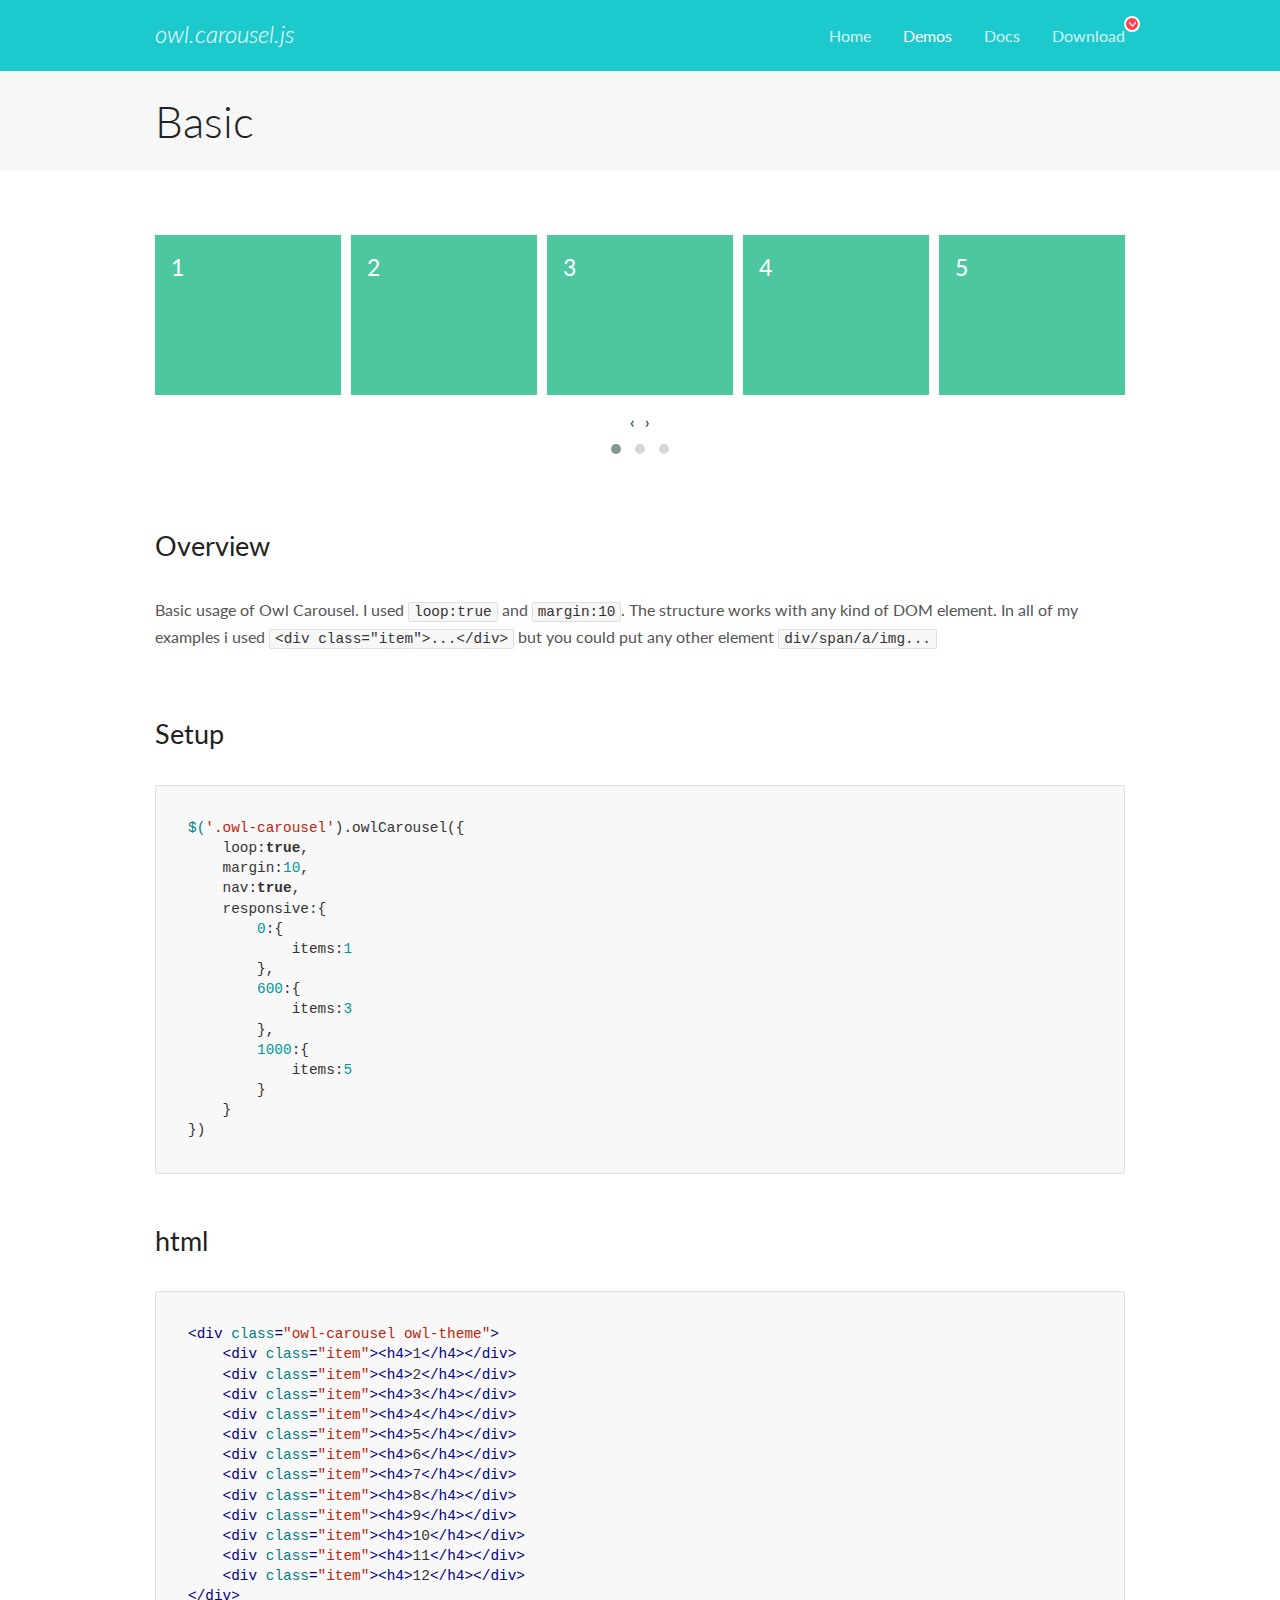
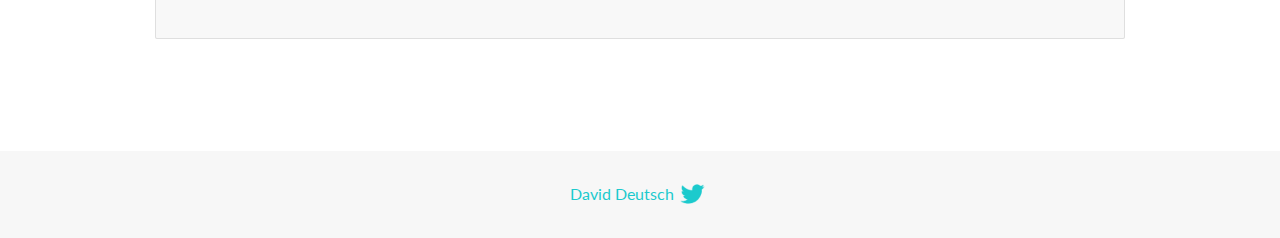
<file: pluggins/OwlCarousel2-2.3.4/OwlCarousel2-2.3.4/docs/demos/basic.html>
<!DOCTYPE html>
<html lang="en">
  <head>

    <!-- head -->
    <meta charset="utf-8">
    <meta name="msapplication-tap-highlight" content="no" />
    <meta name="viewport" content="width=device-width, initial-scale=1.0" />
    <meta name="description" content="Basic usage demo">
    <meta name="author" content="David Deutsch">
    <title>
      Basic Demo | Owl Carousel | 2.3.4
    </title>

    <!-- Stylesheets -->
    <link href='https://fonts.googleapis.com/css?family=Lato:300,400,700,400italic,300italic' rel='stylesheet' type='text/css'>
    <link rel="stylesheet" href="../assets/css/docs.theme.min.css">

    <!-- Owl Stylesheets -->
    <link rel="stylesheet" href="../assets/owlcarousel/assets/owl.carousel.min.css">
    <link rel="stylesheet" href="../assets/owlcarousel/assets/owl.theme.default.min.css">

    <!-- HTML5 shim and Respond.js IE8 support of HTML5 elements and media queries -->

    <!--[if lt IE 9]>
      <script src="https://oss.maxcdn.com/libs/html5shiv/3.7.0/html5shiv.js"></script>
      <script src="https://oss.maxcdn.com/libs/respond.js/1.3.0/respond.min.js"></script>
    <![endif]-->

    <!-- Favicons -->
    <link rel="apple-touch-icon-precomposed" sizes="144x144" href="../assets/ico/apple-touch-icon-144-precomposed.png">
    <link rel="shortcut icon" href="../assets/ico/favicon.png">
    <link rel="shortcut icon" href="favicon.ico">

    <!-- Yeah i know js should not be in header. Its required for demos.-->

    <!-- javascript -->
    <script src="../assets/vendors/jquery.min.js"></script>
    <script src="../assets/owlcarousel/owl.carousel.js"></script>
  </head>
  <body>

    <!-- header -->
    <header class="header">
      <div class="row">
        <div class="large-12 columns">
          <div class="brand left">
            <h3>
              <a href="/OwlCarousel2/">owl.carousel.js</a> 
            </h3>
          </div>
          <a id="toggle-nav" class="right">
            <span></span> <span></span> <span></span> 
          </a> 
          <div class="nav-bar">
            <ul class="clearfix">
              <li> <a href="/OwlCarousel2/index.html">Home</a>  </li>
              <li class="active">
                <a href="/OwlCarousel2/demos/demos.html">Demos</a> 
              </li>
              <li> <a href="/OwlCarousel2/docs/started-welcome.html">Docs</a>  </li>
              <li>
                <a href="https://github.com/OwlCarousel2/OwlCarousel2/archive/2.3.4.zip">Download</a> 
                <span class="download"></span> 
              </li>
            </ul>
          </div>
        </div>
      </div>
    </header>

    <!-- title -->
    <section class="title">
      <div class="row">
        <div class="large-12 columns">
          <h1>Basic</h1>
        </div>
      </div>
    </section>

    <!--  Demos -->
    <section id="demos">
      <div class="row">
        <div class="large-12 columns">
          <div class="owl-carousel owl-theme">
            <div class="item">
              <h4>1</h4>
            </div>
            <div class="item">
              <h4>2</h4>
            </div>
            <div class="item">
              <h4>3</h4>
            </div>
            <div class="item">
              <h4>4</h4>
            </div>
            <div class="item">
              <h4>5</h4>
            </div>
            <div class="item">
              <h4>6</h4>
            </div>
            <div class="item">
              <h4>7</h4>
            </div>
            <div class="item">
              <h4>8</h4>
            </div>
            <div class="item">
              <h4>9</h4>
            </div>
            <div class="item">
              <h4>10</h4>
            </div>
            <div class="item">
              <h4>11</h4>
            </div>
            <div class="item">
              <h4>12</h4>
            </div>
          </div>
          <h3 id="overview">Overview</h3>
          <p>Basic usage of Owl Carousel. I used <code>loop:true</code> and <code>margin:10</code>. The structure works with any kind of DOM element. In all of my examples i used <code>&lt;div class=&quot;item&quot;&gt;...&lt;/div&gt;</code> but you could
            put any other element <code>div/span/a/img...</code></p>
          <h3 id="setup">Setup</h3>
          <pre><code>$(&#39;.owl-carousel&#39;).owlCarousel({
    loop:true,
    margin:10,
    nav:true,
    responsive:{
        0:{
            items:1
        },
        600:{
            items:3
        },
        1000:{
            items:5
        }
    }
})</code></pre>
          <h3 id="html">html</h3>
          <pre><code>&lt;div class=&quot;owl-carousel owl-theme&quot;&gt;
    &lt;div class=&quot;item&quot;&gt;&lt;h4&gt;1&lt;/h4&gt;&lt;/div&gt;
    &lt;div class=&quot;item&quot;&gt;&lt;h4&gt;2&lt;/h4&gt;&lt;/div&gt;
    &lt;div class=&quot;item&quot;&gt;&lt;h4&gt;3&lt;/h4&gt;&lt;/div&gt;
    &lt;div class=&quot;item&quot;&gt;&lt;h4&gt;4&lt;/h4&gt;&lt;/div&gt;
    &lt;div class=&quot;item&quot;&gt;&lt;h4&gt;5&lt;/h4&gt;&lt;/div&gt;
    &lt;div class=&quot;item&quot;&gt;&lt;h4&gt;6&lt;/h4&gt;&lt;/div&gt;
    &lt;div class=&quot;item&quot;&gt;&lt;h4&gt;7&lt;/h4&gt;&lt;/div&gt;
    &lt;div class=&quot;item&quot;&gt;&lt;h4&gt;8&lt;/h4&gt;&lt;/div&gt;
    &lt;div class=&quot;item&quot;&gt;&lt;h4&gt;9&lt;/h4&gt;&lt;/div&gt;
    &lt;div class=&quot;item&quot;&gt;&lt;h4&gt;10&lt;/h4&gt;&lt;/div&gt;
    &lt;div class=&quot;item&quot;&gt;&lt;h4&gt;11&lt;/h4&gt;&lt;/div&gt;
    &lt;div class=&quot;item&quot;&gt;&lt;h4&gt;12&lt;/h4&gt;&lt;/div&gt;
&lt;/div&gt;</code></pre>
          <script>
            $(document).ready(function() {
              var owl = $('.owl-carousel');
              owl.owlCarousel({
                margin: 10,
                nav: true,
                loop: true,
                responsive: {
                  0: {
                    items: 1
                  },
                  600: {
                    items: 3
                  },
                  1000: {
                    items: 5
                  }
                }
              })
            })
          </script>
        </div>
      </div>
    </section>

    <!-- footer -->
    <footer class="footer">
      <div class="row">
        <div class="large-12 columns">
          <h5>
            <a href="/OwlCarousel2/docs/support-contact.html">David Deutsch</a> 
            <a id="custom-tweet-button" href="https://twitter.com/share?url=https://github.com/OwlCarousel2/OwlCarousel2&text=Owl Carousel - This is so awesome! " target="_blank"></a> 
          </h5>
        </div>
      </div>
    </footer>

    <!-- vendors -->
    <script src="../assets/vendors/highlight.js"></script>
    <script src="../assets/js/app.js"></script>
  </body>
</html>
</file>
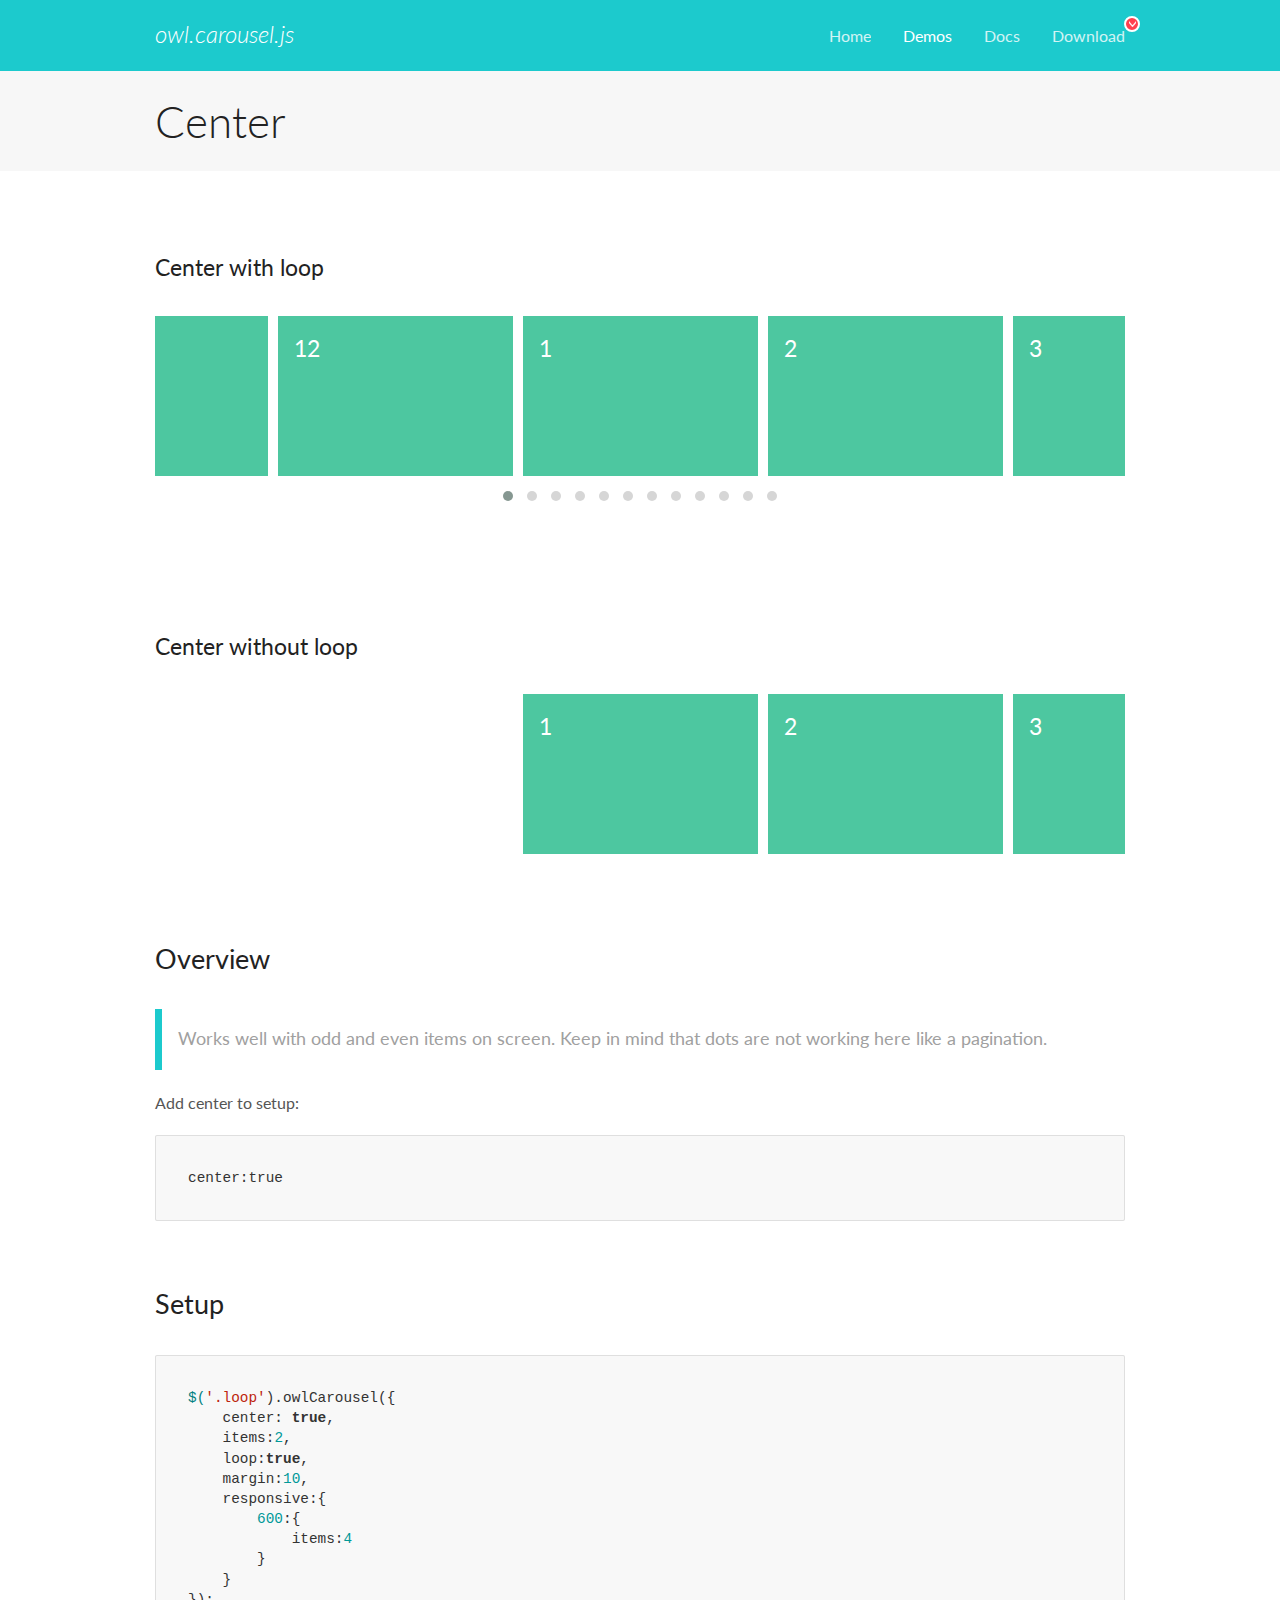
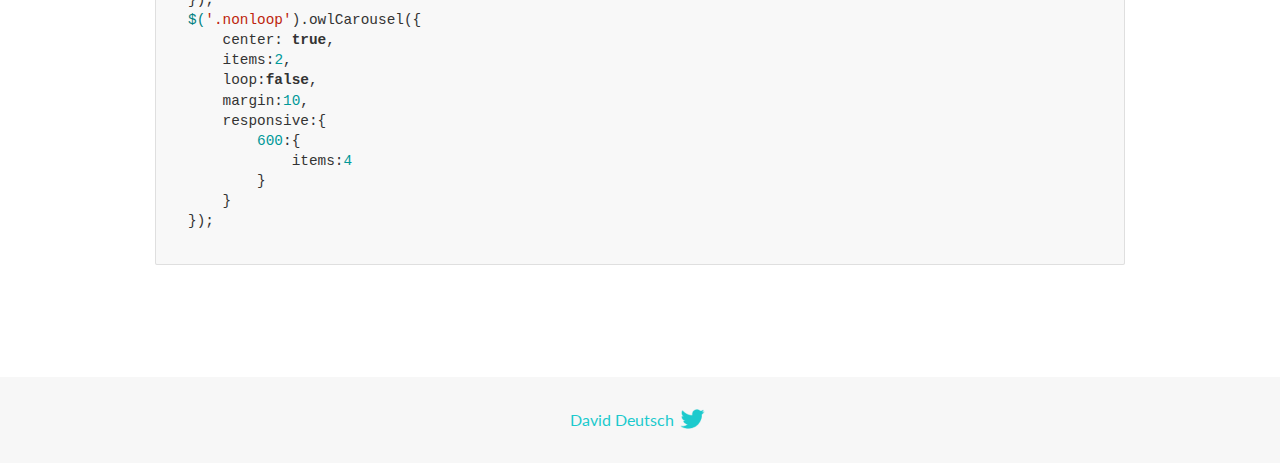
<file: pluggins/OwlCarousel2-2.3.4/OwlCarousel2-2.3.4/docs/demos/center.html>
<!DOCTYPE html>
<html lang="en">
  <head>

    <!-- head -->
    <meta charset="utf-8">
    <meta name="msapplication-tap-highlight" content="no" />
    <meta name="viewport" content="width=device-width, initial-scale=1.0" />
    <meta name="description" content="Center carousel">
    <meta name="author" content="David Deutsch">
    <title>
      Center Demo | Owl Carousel | 2.3.4
    </title>

    <!-- Stylesheets -->
    <link href='https://fonts.googleapis.com/css?family=Lato:300,400,700,400italic,300italic' rel='stylesheet' type='text/css'>
    <link rel="stylesheet" href="../assets/css/docs.theme.min.css">

    <!-- Owl Stylesheets -->
    <link rel="stylesheet" href="../assets/owlcarousel/assets/owl.carousel.min.css">
    <link rel="stylesheet" href="../assets/owlcarousel/assets/owl.theme.default.min.css">

    <!-- HTML5 shim and Respond.js IE8 support of HTML5 elements and media queries -->

    <!--[if lt IE 9]>
      <script src="https://oss.maxcdn.com/libs/html5shiv/3.7.0/html5shiv.js"></script>
      <script src="https://oss.maxcdn.com/libs/respond.js/1.3.0/respond.min.js"></script>
    <![endif]-->

    <!-- Favicons -->
    <link rel="apple-touch-icon-precomposed" sizes="144x144" href="../assets/ico/apple-touch-icon-144-precomposed.png">
    <link rel="shortcut icon" href="../assets/ico/favicon.png">
    <link rel="shortcut icon" href="favicon.ico">

    <!-- Yeah i know js should not be in header. Its required for demos.-->

    <!-- javascript -->
    <script src="../assets/vendors/jquery.min.js"></script>
    <script src="../assets/owlcarousel/owl.carousel.js"></script>
  </head>
  <body>

    <!-- header -->
    <header class="header">
      <div class="row">
        <div class="large-12 columns">
          <div class="brand left">
            <h3>
              <a href="/OwlCarousel2/">owl.carousel.js</a> 
            </h3>
          </div>
          <a id="toggle-nav" class="right">
            <span></span> <span></span> <span></span> 
          </a> 
          <div class="nav-bar">
            <ul class="clearfix">
              <li> <a href="/OwlCarousel2/index.html">Home</a>  </li>
              <li class="active">
                <a href="/OwlCarousel2/demos/demos.html">Demos</a> 
              </li>
              <li> <a href="/OwlCarousel2/docs/started-welcome.html">Docs</a>  </li>
              <li>
                <a href="https://github.com/OwlCarousel2/OwlCarousel2/archive/2.3.4.zip">Download</a> 
                <span class="download"></span> 
              </li>
            </ul>
          </div>
        </div>
      </div>
    </header>

    <!-- title -->
    <section class="title">
      <div class="row">
        <div class="large-12 columns">
          <h1>Center</h1>
        </div>
      </div>
    </section>

    <!--  Demos -->
    <section id="demos">
      <div class="row">
        <div class="large-12 columns">
          <h4 id="center-with-loop">Center with loop</h4>
          <div class="loop owl-carousel owl-theme">
            <div class="item">
              <h4>1</h4>
            </div>
            <div class="item">
              <h4>2</h4>
            </div>
            <div class="item">
              <h4>3</h4>
            </div>
            <div class="item">
              <h4>4</h4>
            </div>
            <div class="item">
              <h4>5</h4>
            </div>
            <div class="item">
              <h4>6</h4>
            </div>
            <div class="item">
              <h4>7</h4>
            </div>
            <div class="item">
              <h4>8</h4>
            </div>
            <div class="item">
              <h4>9</h4>
            </div>
            <div class="item">
              <h4>10</h4>
            </div>
            <div class="item">
              <h4>11</h4>
            </div>
            <div class="item">
              <h4>12</h4>
            </div>
          </div>
          <br>
          <h4 id="center-without-loop">Center without loop</h4>
          <div class="nonloop owl-carousel">
            <div class="item">
              <h4>1</h4>
            </div>
            <div class="item">
              <h4>2</h4>
            </div>
            <div class="item">
              <h4>3</h4>
            </div>
            <div class="item">
              <h4>4</h4>
            </div>
            <div class="item">
              <h4>5</h4>
            </div>
            <div class="item">
              <h4>6</h4>
            </div>
            <div class="item">
              <h4>7</h4>
            </div>
            <div class="item">
              <h4>8</h4>
            </div>
            <div class="item">
              <h4>9</h4>
            </div>
            <div class="item">
              <h4>10</h4>
            </div>
            <div class="item">
              <h4>11</h4>
            </div>
            <div class="item">
              <h4>12</h4>
            </div>
          </div>
          <h3 id="overview">Overview</h3>
          <blockquote>
            <p>Works well with odd and even items on screen. Keep in mind that dots are not working here like a pagination.</p>
          </blockquote>
          <p>Add center to setup:</p>
          <pre><code>center:true</code></pre>
          <h3 id="setup">Setup</h3>
          <pre><code>$(&#39;.loop&#39;).owlCarousel({
    center: true,
    items:2,
    loop:true,
    margin:10,
    responsive:{
        600:{
            items:4
        }
    }
});
$(&#39;.nonloop&#39;).owlCarousel({
    center: true,
    items:2,
    loop:false,
    margin:10,
    responsive:{
        600:{
            items:4
        }
    }
});</code></pre>
          <script>
            jQuery(document).ready(function($) {
              $('.loop').owlCarousel({
                center: true,
                items: 2,
                loop: true,
                margin: 10,
                responsive: {
                  600: {
                    items: 4
                  }
                }
              });
              $('.nonloop').owlCarousel({
                center: true,
                items: 2,
                loop: false,
                margin: 10,
                responsive: {
                  600: {
                    items: 4
                  }
                }
              });
            });
          </script>
        </div>
      </div>
    </section>

    <!-- footer -->
    <footer class="footer">
      <div class="row">
        <div class="large-12 columns">
          <h5>
            <a href="/OwlCarousel2/docs/support-contact.html">David Deutsch</a> 
            <a id="custom-tweet-button" href="https://twitter.com/share?url=https://github.com/OwlCarousel2/OwlCarousel2&text=Owl Carousel - This is so awesome! " target="_blank"></a> 
          </h5>
        </div>
      </div>
    </footer>

    <!-- vendors -->
    <script src="../assets/vendors/highlight.js"></script>
    <script src="../assets/js/app.js"></script>
  </body>
</html>
</file>
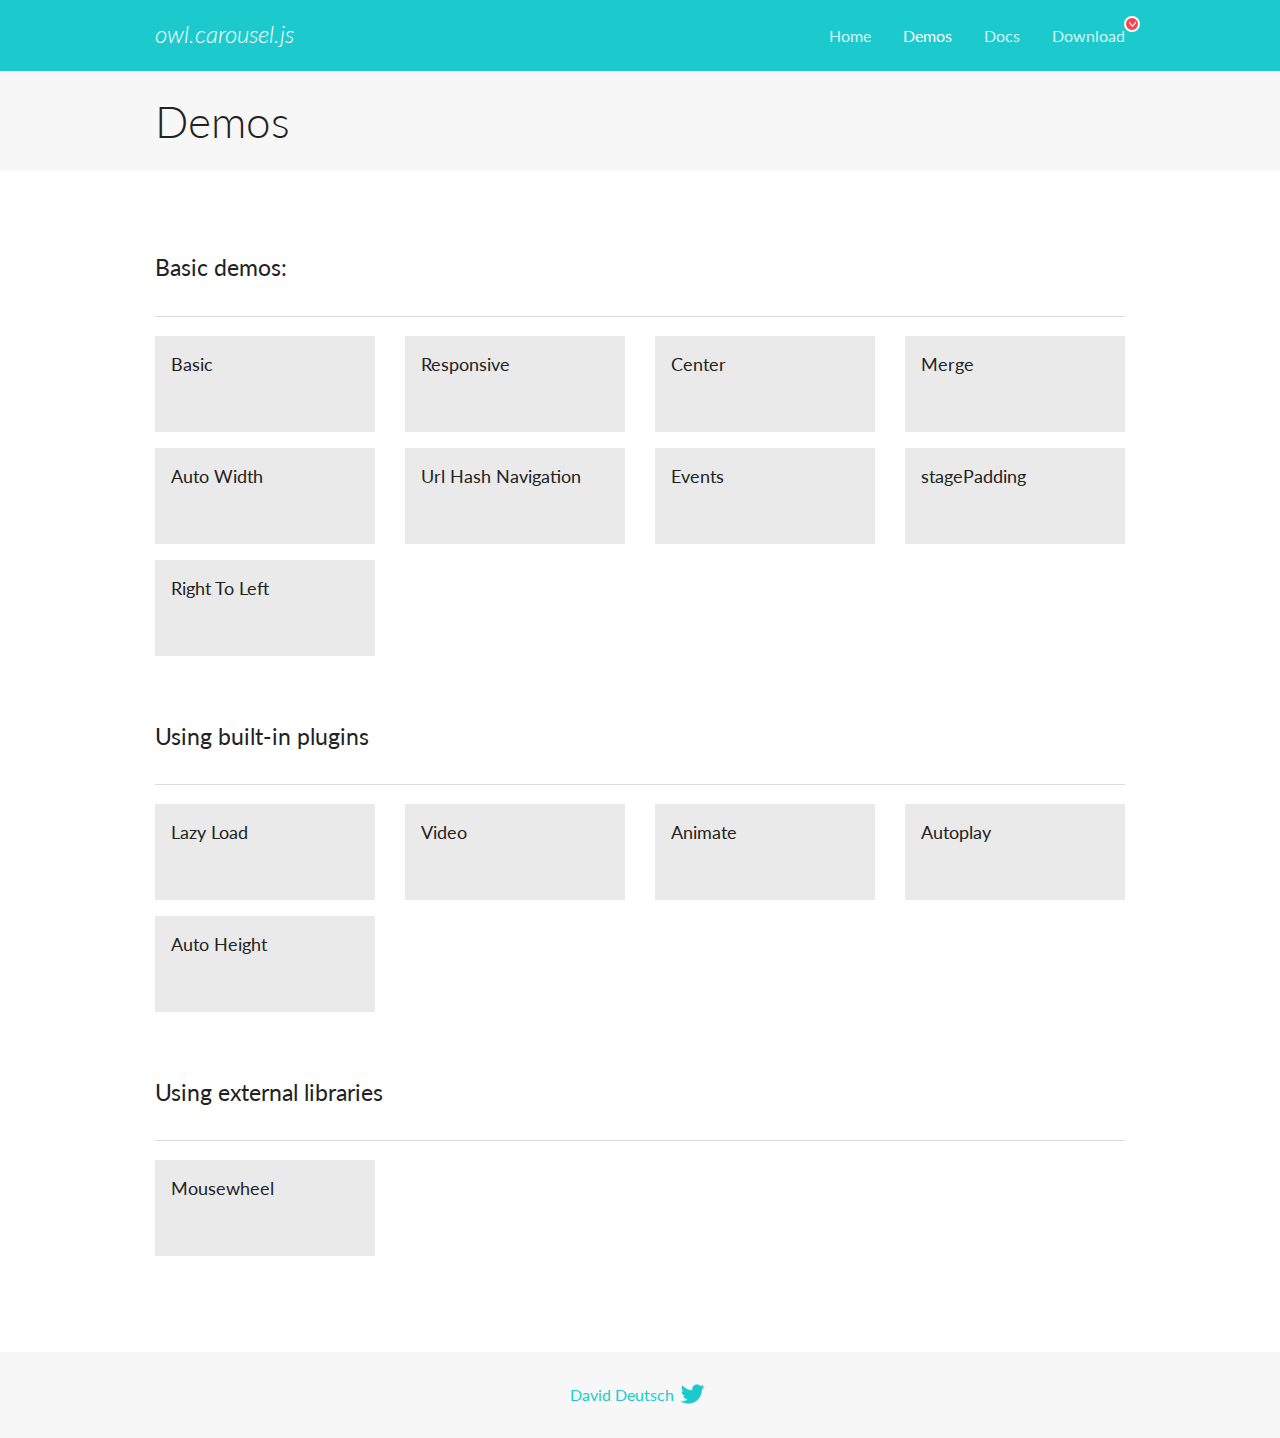
<file: pluggins/OwlCarousel2-2.3.4/OwlCarousel2-2.3.4/docs/demos/demos.html>
<!DOCTYPE html>
<html lang="en">
  <head>

    <!-- head -->
    <meta charset="utf-8">
    <meta name="msapplication-tap-highlight" content="no" />
    <meta name="viewport" content="width=device-width, initial-scale=1.0" />
    <meta name="description" content="A list of Owl Carousel examples.">
    <meta name="author" content="David Deutsch">
    <title>
      Demos | Owl Carousel | 2.3.4
    </title>

    <!-- Stylesheets -->
    <link href='https://fonts.googleapis.com/css?family=Lato:300,400,700,400italic,300italic' rel='stylesheet' type='text/css'>
    <link rel="stylesheet" href="../assets/css/docs.theme.min.css">

    <!-- Owl Stylesheets -->
    <link rel="stylesheet" href="../assets/owlcarousel/assets/owl.carousel.min.css">
    <link rel="stylesheet" href="../assets/owlcarousel/assets/owl.theme.default.min.css">

    <!-- HTML5 shim and Respond.js IE8 support of HTML5 elements and media queries -->

    <!--[if lt IE 9]>
      <script src="https://oss.maxcdn.com/libs/html5shiv/3.7.0/html5shiv.js"></script>
      <script src="https://oss.maxcdn.com/libs/respond.js/1.3.0/respond.min.js"></script>
    <![endif]-->

    <!-- Favicons -->
    <link rel="apple-touch-icon-precomposed" sizes="144x144" href="../assets/ico/apple-touch-icon-144-precomposed.png">
    <link rel="shortcut icon" href="../assets/ico/favicon.png">
    <link rel="shortcut icon" href="favicon.ico">

    <!-- Yeah i know js should not be in header. Its required for demos.-->

    <!-- javascript -->
    <script src="../assets/vendors/jquery.min.js"></script>
    <script src="../assets/owlcarousel/owl.carousel.js"></script>
  </head>
  <body>

    <!-- header -->
    <header class="header">
      <div class="row">
        <div class="large-12 columns">
          <div class="brand left">
            <h3>
              <a href="/OwlCarousel2/">owl.carousel.js</a> 
            </h3>
          </div>
          <a id="toggle-nav" class="right">
            <span></span> <span></span> <span></span> 
          </a> 
          <div class="nav-bar">
            <ul class="clearfix">
              <li> <a href="/OwlCarousel2/index.html">Home</a>  </li>
              <li class="active">
                <a href="/OwlCarousel2/demos/demos.html">Demos</a> 
              </li>
              <li> <a href="/OwlCarousel2/docs/started-welcome.html">Docs</a>  </li>
              <li>
                <a href="https://github.com/OwlCarousel2/OwlCarousel2/archive/2.3.4.zip">Download</a> 
                <span class="download"></span> 
              </li>
            </ul>
          </div>
        </div>
      </div>
    </header>

    <!-- title -->
    <section class="title">
      <div class="row">
        <div class="large-12 columns">
          <h1>Demos</h1>
        </div>
      </div>
    </section>

    <!--  Demos -->
    <section id="demos">
      <div class="row">
        <div class="large-12 columns">
          <h4 id="basic-demos-">Basic demos:</h4>
          <hr>
          <div class="demo-list">
            <div class="row">
              <div class="small-6 medium-4 large-3 columns">
                <a href="basic.html" class="demo-block">
                  <h5>Basic </h5>
                </a> 
              </div>
              <div class="small-6 medium-4 large-3 columns">
                <a href="responsive.html" class="demo-block">
                  <h5>Responsive </h5>
                </a> 
              </div>
              <div class="small-6 medium-4 large-3 columns">
                <a href="center.html" class="demo-block">
                  <h5>Center </h5>
                </a> 
              </div>
              <div class="small-6 medium-4 large-3 columns">
                <a href="merge.html" class="demo-block">
                  <h5>Merge </h5>
                </a> 
              </div>
              <div class="small-6 medium-4 large-3 columns">
                <a href="autowidth.html" class="demo-block">
                  <h5>Auto Width </h5>
                </a> 
              </div>
              <div class="small-6 medium-4 large-3 columns">
                <a href="urlhashnav.html" class="demo-block">
                  <h5>Url Hash Navigation </h5>
                </a> 
              </div>
              <div class="small-6 medium-4 large-3 columns">
                <a href="events.html" class="demo-block">
                  <h5>Events </h5>
                </a> 
              </div>
              <div class="small-6 medium-4 large-3 columns">
                <a href="stagepadding.html" class="demo-block">
                  <h5>stagePadding </h5>
                </a> 
              </div>
              <div class="small-6 medium-4 large-3 columns">
                <a href="rtl.html" class="demo-block">
                  <h5>Right To Left </h5>
                </a> 
              </div>
            </div>
          </div>
          <h4 id="using-built-in-plugins">Using built-in plugins</h4>
          <hr>
          <div class="demo-list">
            <div class="row">
              <div class="small-6 medium-4 large-3 columns">
                <a href="lazyLoad.html" class="demo-block">
                  <h5>Lazy Load </h5>
                </a> 
              </div>
              <div class="small-6 medium-4 large-3 columns">
                <a href="video.html" class="demo-block">
                  <h5>Video </h5>
                </a> 
              </div>
              <div class="small-6 medium-4 large-3 columns">
                <a href="animate.html" class="demo-block">
                  <h5>Animate </h5>
                </a> 
              </div>
              <div class="small-6 medium-4 large-3 columns">
                <a href="autoplay.html" class="demo-block">
                  <h5>Autoplay </h5>
                </a> 
              </div>
              <div class="small-6 medium-4 large-3 columns">
                <a href="autoheight.html" class="demo-block">
                  <h5>Auto Height </h5>
                </a> 
              </div>
            </div>
          </div>
          <h4 id="using-external-libraries">Using external libraries</h4>
          <hr>
          <div class="demo-list">
            <div class="row">
              <div class="small-6 medium-4 large-3 columns">
                <a href="mousewheel.html" class="demo-block">
                  <h5>Mousewheel </h5>
                </a> 
              </div>
            </div>
          </div>
        </div>
      </div>
    </section>

    <!-- footer -->
    <footer class="footer">
      <div class="row">
        <div class="large-12 columns">
          <h5>
            <a href="/OwlCarousel2/docs/support-contact.html">David Deutsch</a> 
            <a id="custom-tweet-button" href="https://twitter.com/share?url=https://github.com/OwlCarousel2/OwlCarousel2&text=Owl Carousel - This is so awesome! " target="_blank"></a> 
          </h5>
        </div>
      </div>
    </footer>

    <!-- vendors -->
    <script src="../assets/vendors/highlight.js"></script>
    <script src="../assets/js/app.js"></script>
  </body>
</html>
</file>
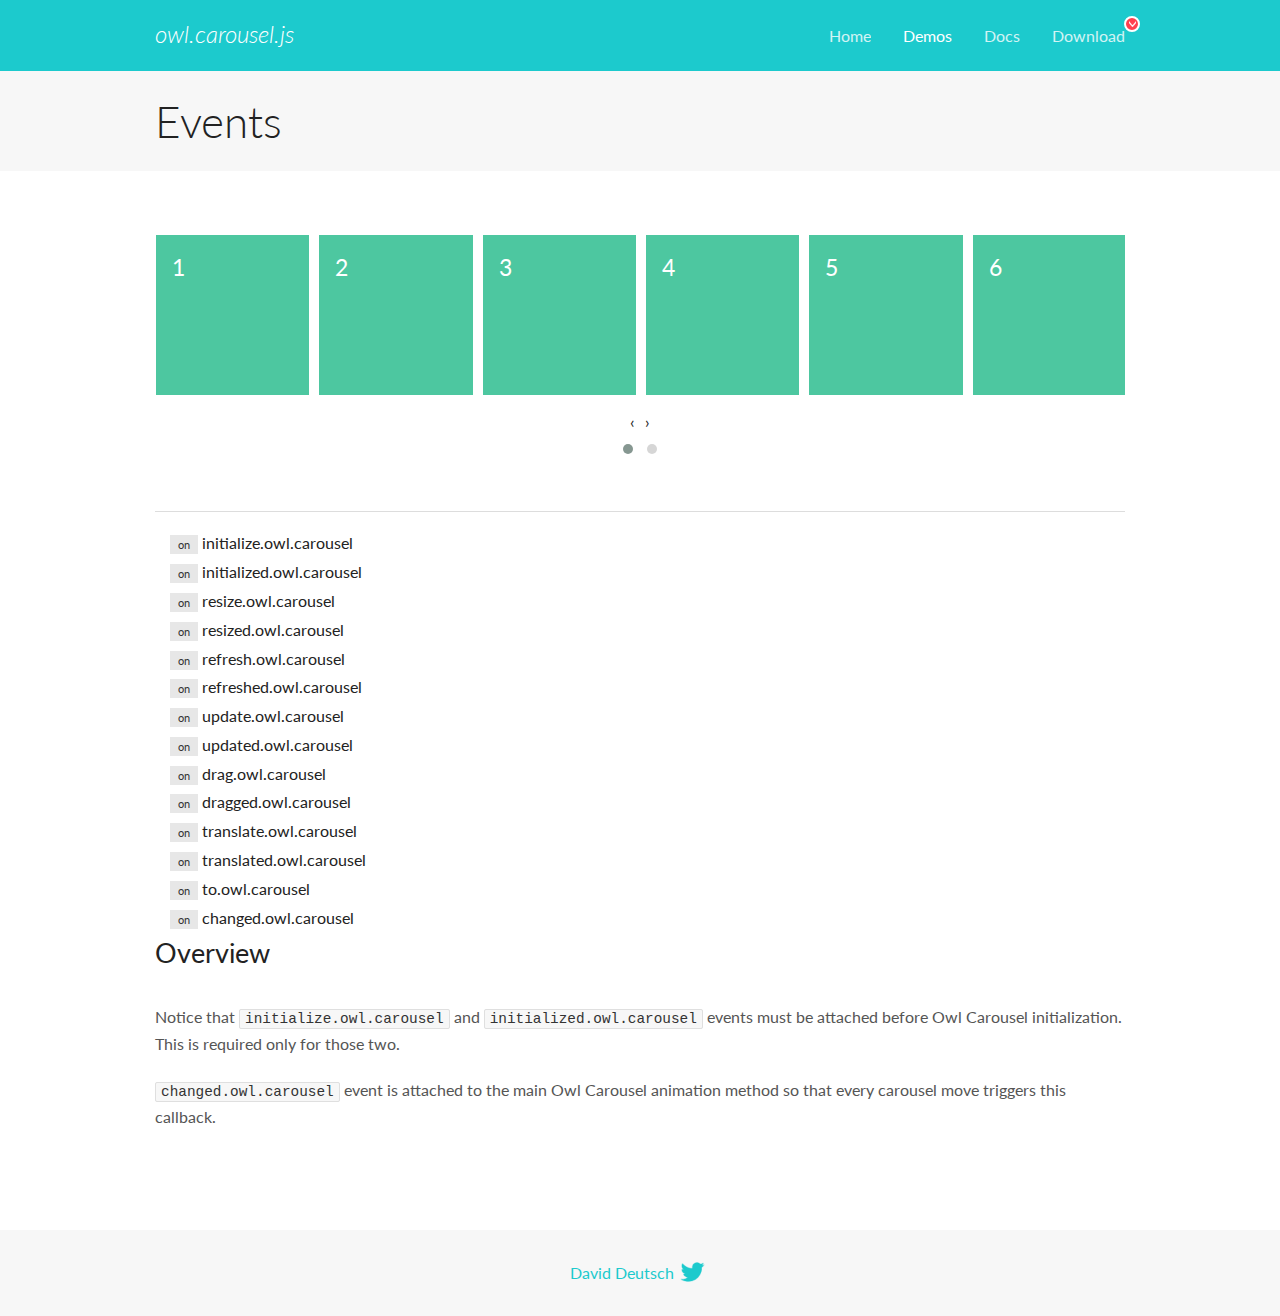
<file: pluggins/OwlCarousel2-2.3.4/OwlCarousel2-2.3.4/docs/demos/events.html>
<!DOCTYPE html>
<html lang="en">
  <head>

    <!-- head -->
    <meta charset="utf-8">
    <meta name="msapplication-tap-highlight" content="no" />
    <meta name="viewport" content="width=device-width, initial-scale=1.0" />
    <meta name="description" content="Events usage demo">
    <meta name="author" content="David Deutsch">
    <title>
      Events Demo | Owl Carousel | 2.3.4
    </title>

    <!-- Stylesheets -->
    <link href='https://fonts.googleapis.com/css?family=Lato:300,400,700,400italic,300italic' rel='stylesheet' type='text/css'>
    <link rel="stylesheet" href="../assets/css/docs.theme.min.css">

    <!-- Owl Stylesheets -->
    <link rel="stylesheet" href="../assets/owlcarousel/assets/owl.carousel.min.css">
    <link rel="stylesheet" href="../assets/owlcarousel/assets/owl.theme.default.min.css">

    <!-- HTML5 shim and Respond.js IE8 support of HTML5 elements and media queries -->

    <!--[if lt IE 9]>
      <script src="https://oss.maxcdn.com/libs/html5shiv/3.7.0/html5shiv.js"></script>
      <script src="https://oss.maxcdn.com/libs/respond.js/1.3.0/respond.min.js"></script>
    <![endif]-->

    <!-- Favicons -->
    <link rel="apple-touch-icon-precomposed" sizes="144x144" href="../assets/ico/apple-touch-icon-144-precomposed.png">
    <link rel="shortcut icon" href="../assets/ico/favicon.png">
    <link rel="shortcut icon" href="favicon.ico">

    <!-- Yeah i know js should not be in header. Its required for demos.-->

    <!-- javascript -->
    <script src="../assets/vendors/jquery.min.js"></script>
    <script src="../assets/owlcarousel/owl.carousel.js"></script>
  </head>
  <body>

    <!-- header -->
    <header class="header">
      <div class="row">
        <div class="large-12 columns">
          <div class="brand left">
            <h3>
              <a href="/OwlCarousel2/">owl.carousel.js</a> 
            </h3>
          </div>
          <a id="toggle-nav" class="right">
            <span></span> <span></span> <span></span> 
          </a> 
          <div class="nav-bar">
            <ul class="clearfix">
              <li> <a href="/OwlCarousel2/index.html">Home</a>  </li>
              <li class="active">
                <a href="/OwlCarousel2/demos/demos.html">Demos</a> 
              </li>
              <li> <a href="/OwlCarousel2/docs/started-welcome.html">Docs</a>  </li>
              <li>
                <a href="https://github.com/OwlCarousel2/OwlCarousel2/archive/2.3.4.zip">Download</a> 
                <span class="download"></span> 
              </li>
            </ul>
          </div>
        </div>
      </div>
    </header>

    <!-- title -->
    <section class="title">
      <div class="row">
        <div class="large-12 columns">
          <h1>Events</h1>
        </div>
      </div>
    </section>

    <!--  Demos -->
    <section id="demos">
      <div class="row">
        <div class="large-12 columns">
          <div class="owl-carousel owl-theme">
            <div class="item">
              <h4>1</h4>
            </div>
            <div class="item">
              <h4>2</h4>
            </div>
            <div class="item">
              <h4>3</h4>
            </div>
            <div class="item">
              <h4>4</h4>
            </div>
            <div class="item">
              <h4>5</h4>
            </div>
            <div class="item">
              <h4>6</h4>
            </div>
            <div class="item">
              <h4>7</h4>
            </div>
            <div class="item">
              <h4>8</h4>
            </div>
            <div class="item">
              <h4>9</h4>
            </div>
            <div class="item">
              <h4>10</h4>
            </div>
            <div class="item">
              <h4>11</h4>
            </div>
            <div class="item">
              <h4>12</h4>
            </div>
          </div>
          <hr>
          <div class="large-12 columns callbacks">
            <div><span class="label secondary initialize">on</span>  initialize.owl.carousel </div>
            <div><span class="label secondary initialized">on</span>  initialized.owl.carousel </div>
            <div><span class="label secondary resize">on</span>  resize.owl.carousel </div>
            <div><span class="label secondary resized">on</span>  resized.owl.carousel </div>
            <div><span class="label secondary refresh">on</span>  refresh.owl.carousel </div>
            <div><span class="label secondary refreshed">on</span>  refreshed.owl.carousel </div>
            <div><span class="label secondary update">on</span>  update.owl.carousel </div>
            <div><span class="label secondary updated">on</span>  updated.owl.carousel </div>
            <div><span class="label secondary drag">on</span>  drag.owl.carousel </div>
            <div><span class="label secondary dragged">on</span>  dragged.owl.carousel </div>
            <div><span class="label secondary translate">on</span>  translate.owl.carousel </div>
            <div><span class="label secondary translated">on</span>  translated.owl.carousel </div>
            <div><span class="label secondary to">on</span>  to.owl.carousel </div>
            <div><span class="label secondary changed">on</span>  changed.owl.carousel </div>
          </div>
          <h3 id="overview">Overview</h3>
          <p>Notice that <code>initialize.owl.carousel</code> and <code>initialized.owl.carousel</code> events must be attached before Owl Carousel initialization. This is required only for those two.</p>
          <p><code>changed.owl.carousel</code> event is attached to the main Owl Carousel animation method so that every carousel move triggers this callback.</p>
          <script>
            jQuery(document).ready(function($) {
              var owl = $('.owl-carousel');
              owl.on('initialize.owl.carousel initialized.owl.carousel ' +
                'initialize.owl.carousel initialize.owl.carousel ' +
                'resize.owl.carousel resized.owl.carousel ' +
                'refresh.owl.carousel refreshed.owl.carousel ' +
                'update.owl.carousel updated.owl.carousel ' +
                'drag.owl.carousel dragged.owl.carousel ' +
                'translate.owl.carousel translated.owl.carousel ' +
                'to.owl.carousel changed.owl.carousel',
                function(e) {
                  $('.' + e.type)
                    .removeClass('secondary')
                    .addClass('success');
                  window.setTimeout(function() {
                    $('.' + e.type)
                      .removeClass('success')
                      .addClass('secondary');
                  }, 500);
                });
              owl.owlCarousel({
                loop: true,
                nav: true,
                lazyLoad: true,
                margin: 10,
                video: true,
                responsive: {
                  0: {
                    items: 1
                  },
                  600: {
                    items: 3
                  },
                  960: {
                    items: 5,
                  },
                  1200: {
                    items: 6
                  }
                }
              });
            });
          </script>
        </div>
      </div>
    </section>

    <!-- footer -->
    <footer class="footer">
      <div class="row">
        <div class="large-12 columns">
          <h5>
            <a href="/OwlCarousel2/docs/support-contact.html">David Deutsch</a> 
            <a id="custom-tweet-button" href="https://twitter.com/share?url=https://github.com/OwlCarousel2/OwlCarousel2&text=Owl Carousel - This is so awesome! " target="_blank"></a> 
          </h5>
        </div>
      </div>
    </footer>

    <!-- vendors -->
    <script src="../assets/vendors/highlight.js"></script>
    <script src="../assets/js/app.js"></script>
  </body>
</html>
</file>
